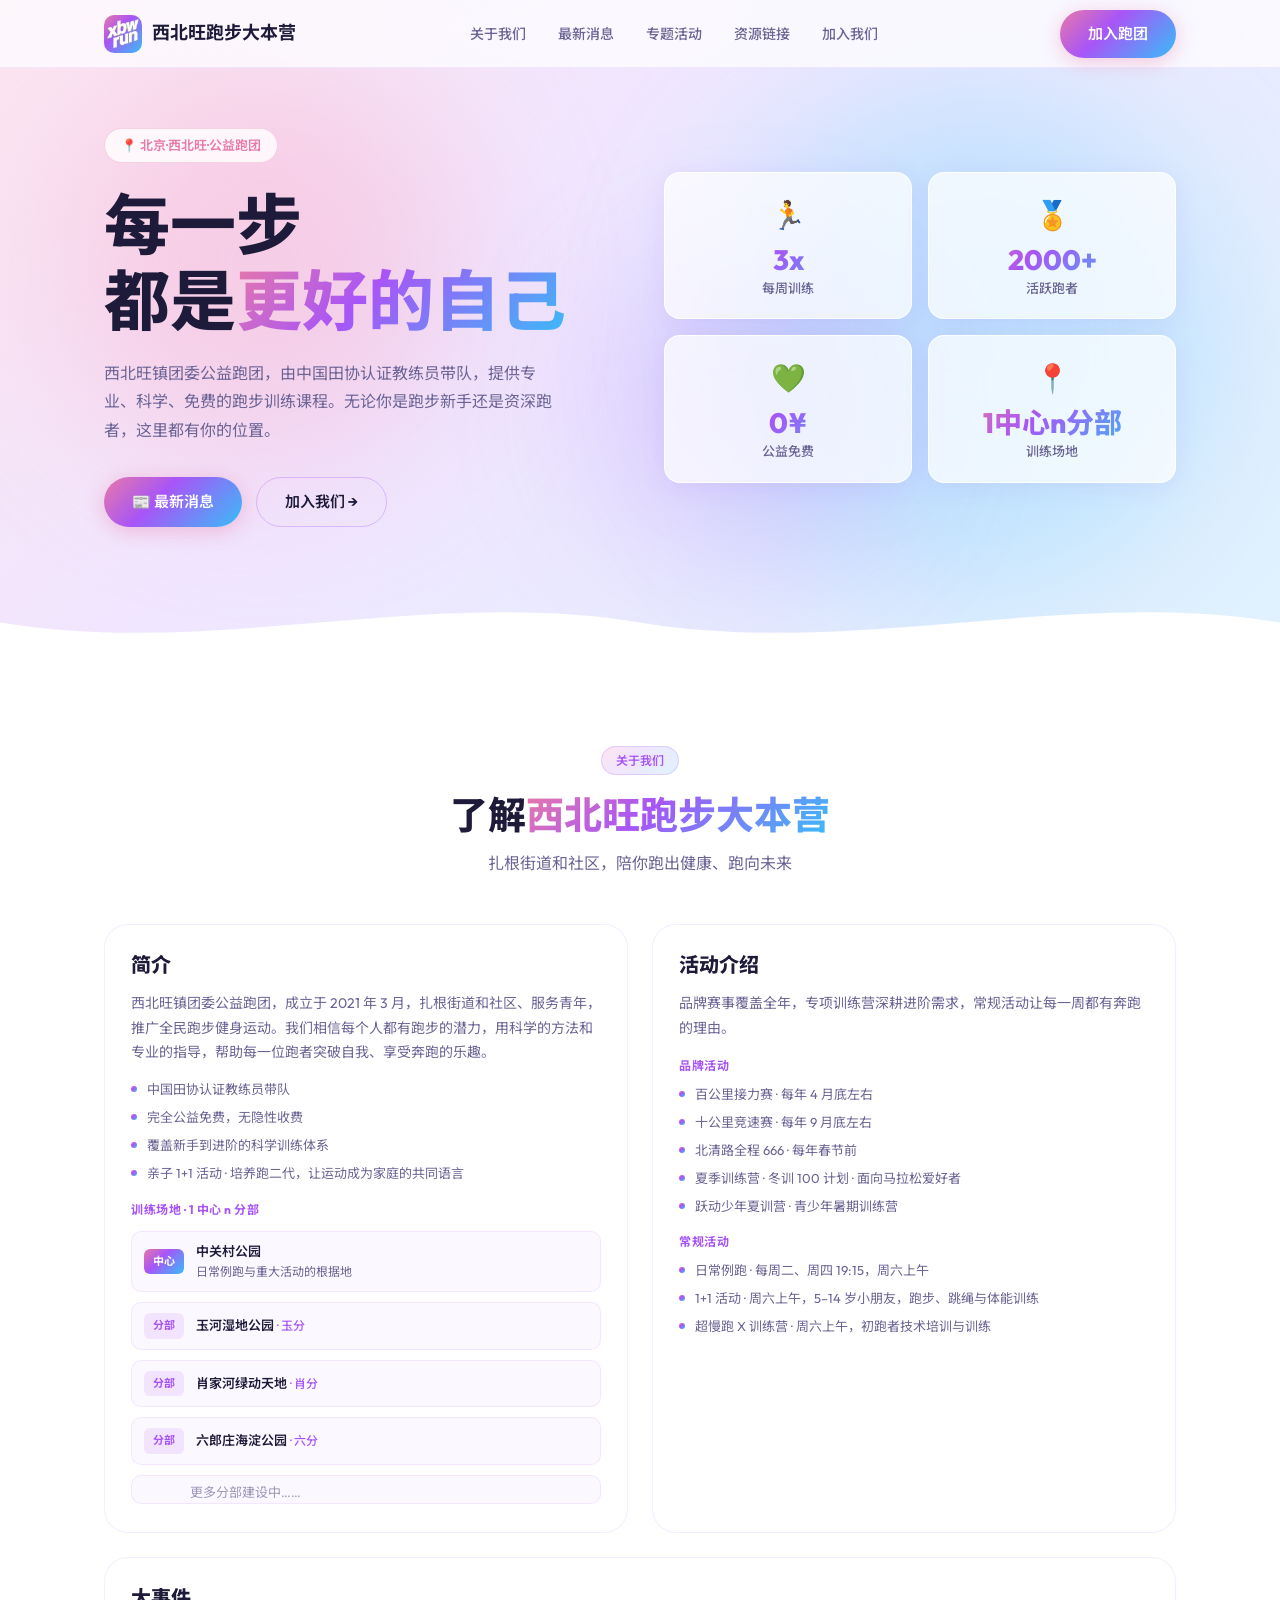
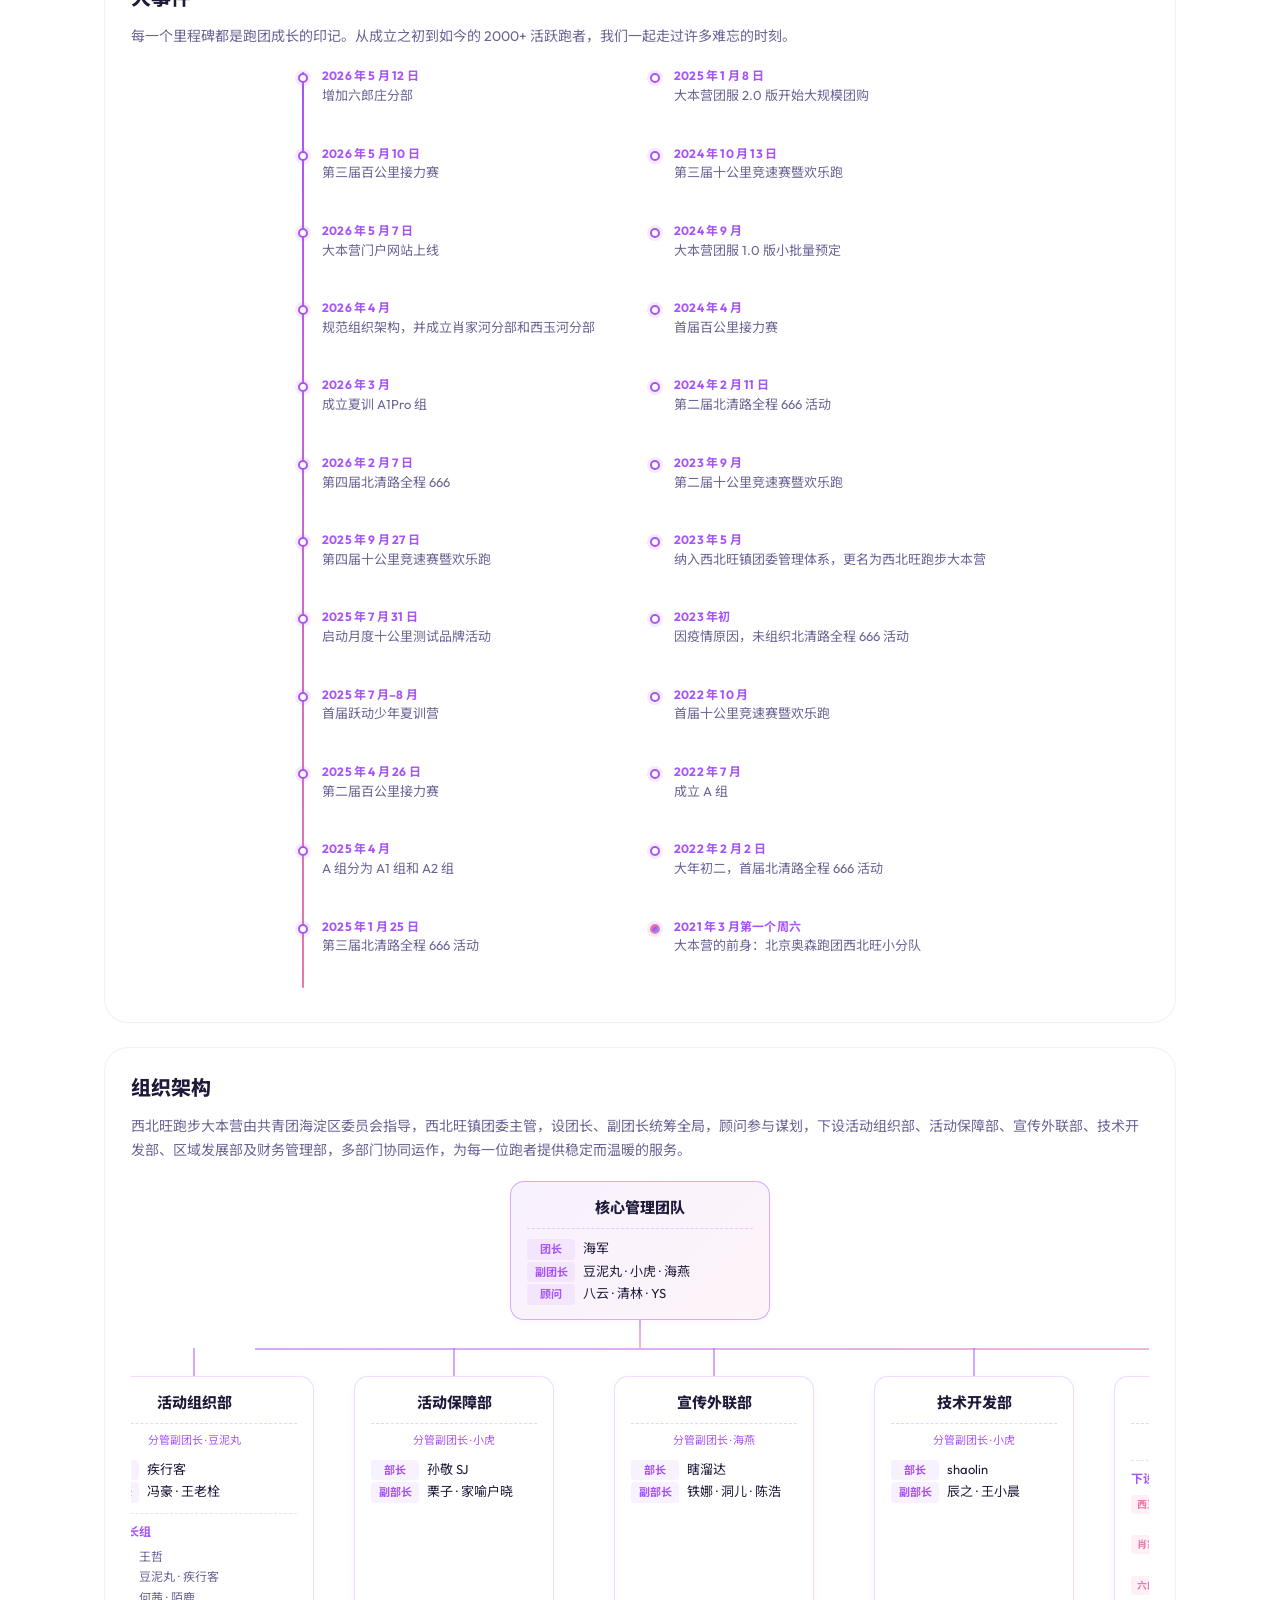
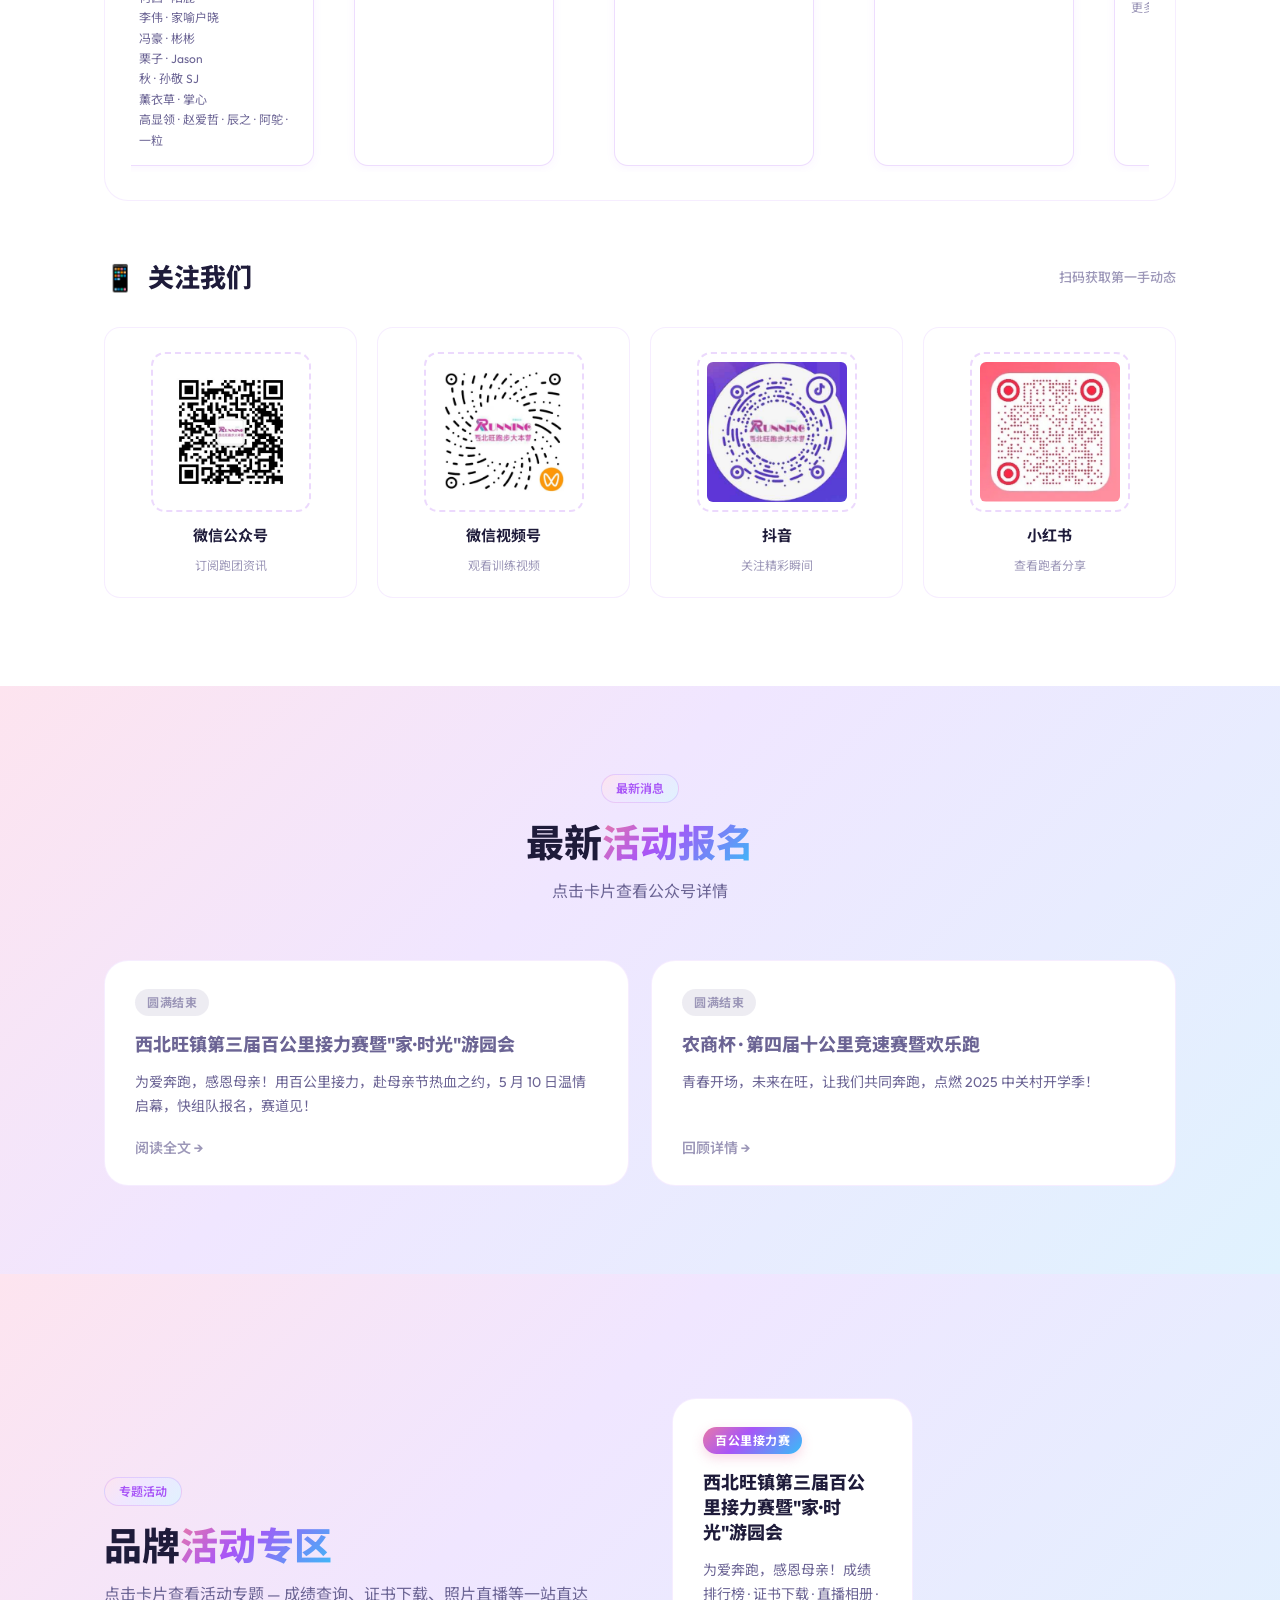
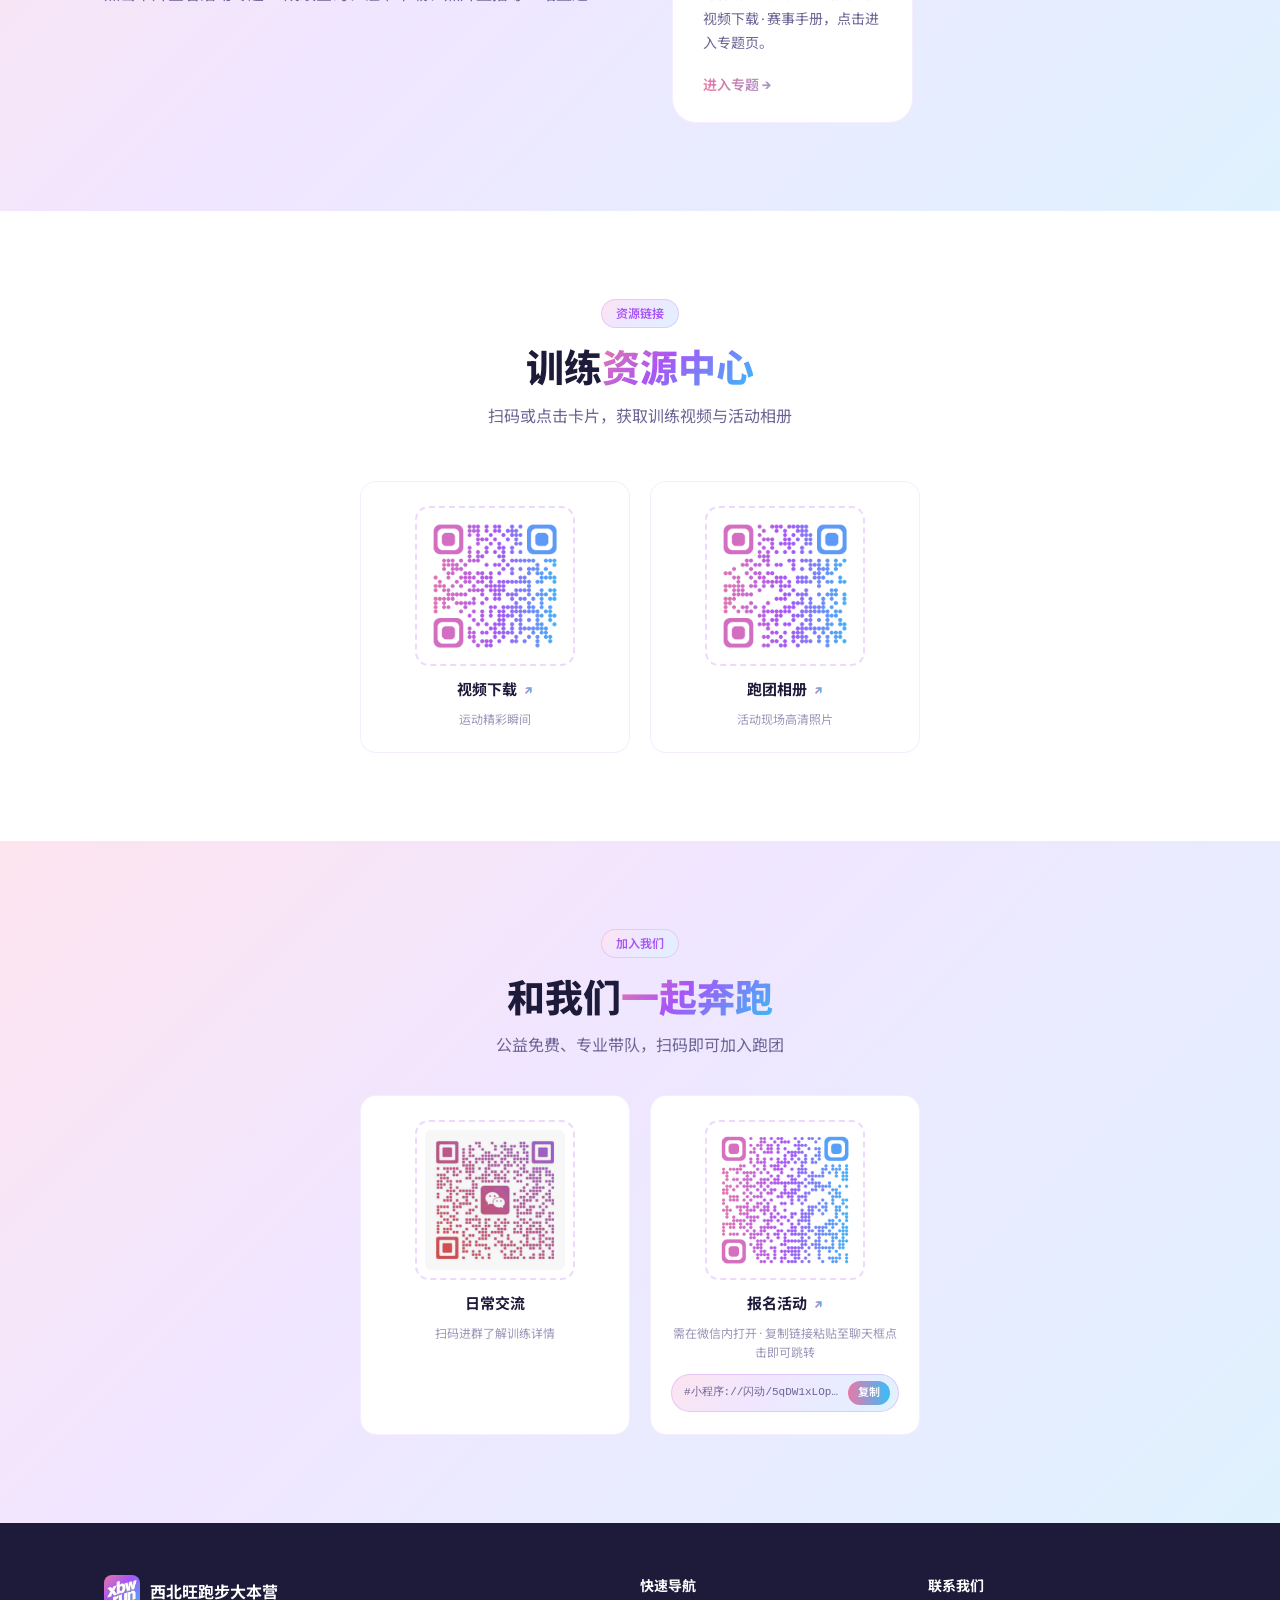
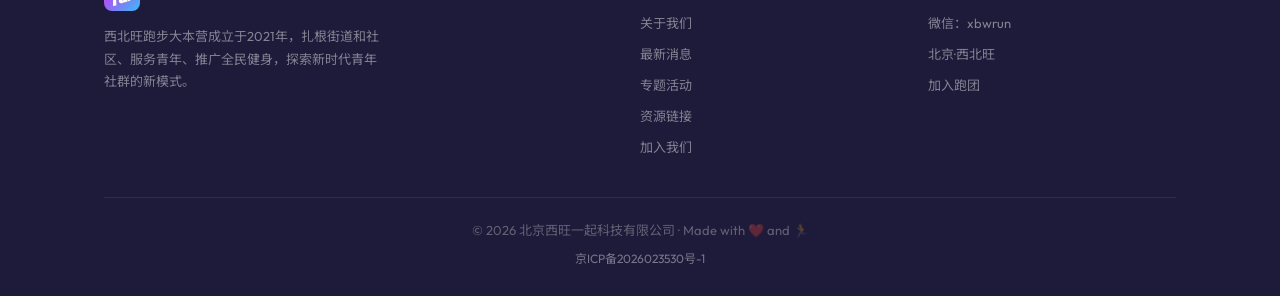
<file: index.html>
<!DOCTYPE html>
<html lang="zh-CN">
<head>
  <meta charset="UTF-8" />
  <meta name="viewport" content="width=device-width, initial-scale=1.0" />
  <!-- ===== SEO · TDK ===== -->
  <title>西北旺跑步大本营</title>
  <meta name="description" content="西北旺跑步大本营成立于 2021 年，扎根北京海淀西北旺、肖家河、西玉河社区，中国田协认证教练员带队，每周三次免费训练；下设百公里接力赛、北清路 666、十公里竞速赛、跃动少年夏训营、亲子 1+1 等品牌活动，服务 2000+ 活跃跑者，欢迎新手与进阶跑者免费加入。" />
  <meta name="keywords" content="西北旺跑步大本营,西北旺跑团,北京跑团,海淀跑团,西北旺镇团委公益跑团,肖家河跑团,西玉河跑团,中关村跑团,北京奥森跑团,百公里接力赛,北清路666,十公里竞速赛,跃动少年夏训营,亲子跑,公益跑团,马拉松训练,跑步训练营,田协认证教练" />
  <meta name="author" content="西北旺跑步大本营 · 西北旺镇团委" />
  <meta name="robots" content="index,follow,max-image-preview:large" />
  <meta name="theme-color" content="#A855F7" />
  <link rel="canonical" href="https://xbwrc.github.io/" />

  <!-- Open Graph -->
  <meta property="og:type" content="website" />
  <meta property="og:site_name" content="西北旺跑步大本营" />
  <meta property="og:title" content="西北旺跑步大本营" />
  <meta property="og:description" content="扎根北京海淀西北旺，中国田协认证教练带队，每周三次免费训练，百公里接力赛 · 北清路 666 · 十公里竞速赛 · 跃动少年夏训营 · 亲子 1+1，2000+ 跑者共同成长。" />
  <meta property="og:url" content="https://xbwrc.github.io/" />
  <meta property="og:locale" content="zh_CN" />
  <meta property="og:image" content="https://xbwrc.github.io/assets/og-cover.png" />

  <!-- Twitter Card -->
  <meta name="twitter:card" content="summary_large_image" />
  <meta name="twitter:title" content="西北旺跑步大本营" />
  <meta name="twitter:description" content="扎根北京海淀西北旺，中国田协认证教练带队，每周三次免费训练，2000+ 跑者共同成长。" />
  <meta name="twitter:image" content="https://xbwrc.github.io/assets/og-cover.png" />
  <meta name="msvalidate.01" content="240E2BE3811215003AC7072A90501E46" />
  <meta name="google-site-verification" content="9wlFNcrV9Bj751ah0SZFw4ksBKZ5Ef-ICJd8kZv7Rxg" />

  <!-- 结构化数据：SportsTeam -->
  <script type="application/ld+json">
  {
    "@context": "https://schema.org",
    "@type": "SportsTeam",
    "name": "西北旺跑步大本营",
    "alternateName": ["西北旺跑团", "西北旺镇团委公益跑团"],
    "sport": "Running",
    "url": "https://xbwrc.github.io/",
    "logo": "https://xbwrc.github.io/assets/og-cover.png",
    "foundingDate": "2021-03",
    "areaServed": {
      "@type": "Place",
      "name": "北京市海淀区西北旺镇",
      "address": {
        "@type": "PostalAddress",
        "addressCountry": "CN",
        "addressRegion": "北京市",
        "addressLocality": "海淀区西北旺镇"
      }
    },
    "parentOrganization": {
      "@type": "Organization",
      "name": "西北旺镇团委"
    },
    "description": "扎根北京海淀西北旺、肖家河、西玉河社区，田协认证教练员带队，每周三次免费训练，涵盖百公里接力赛、北清路 666、十公里竞速赛、跃动少年夏训营、亲子 1+1 等品牌活动。"
  }
  </script>
  <!-- ===== /SEO ===== -->
  <link rel="icon" type="image/png" href="assets/logo.png" />
  <link rel="apple-touch-icon" href="assets/logo.png" />
  <link rel="preconnect" href="https://fonts.googleapis.com" />
  <link rel="preconnect" href="https://fonts.gstatic.com" crossorigin />
  <link href="https://fonts.googleapis.com/css2?family=Outfit:wght@300;400;500;600;700;800&family=Noto+Sans+SC:wght@300;400;500;700&display=swap" rel="stylesheet" />
  <style>
    /* ===== CSS VARIABLES ===== */
    :root {
      --pink: #E879A8;
      --pink-light: #F9A8C9;
      --pink-soft: #FDE4EF;
      --blue: #38BDF8;
      --blue-deep: #0EA5E9;
      --blue-light: #7DD3FC;
      --blue-soft: #E0F2FE;
      --purple: #A855F7;
      --white: #FFFFFF;
      --bg: #FDFCFF;
      --text: #1E1B3A;
      --text-light: #6B6494;
      --text-muted: #9C97B8;
      --gradient: linear-gradient(135deg, var(--pink) 0%, var(--purple) 40%, var(--blue) 100%);
      --gradient-soft: linear-gradient(135deg, var(--pink-soft) 0%, #F0E6FF 40%, var(--blue-soft) 100%);
      --gradient-h: linear-gradient(90deg, var(--pink) 0%, var(--blue) 100%);
      --radius: 16px;
      --radius-sm: 10px;
      --radius-lg: 24px;
      --shadow: 0 4px 24px rgba(168,85,247,0.10);
      --shadow-lg: 0 8px 40px rgba(168,85,247,0.18);
      --glass: rgba(255,255,255,0.72);
      --glass-border: rgba(255,255,255,0.9);
      --nav-h: 68px;
    }
    /* ===== RESET ===== */
    *, *::before, *::after { box-sizing: border-box; margin: 0; padding: 0; }
    html { scroll-behavior: smooth; overflow-x: hidden; }
    body {
      font-family: 'Outfit', 'Noto Sans SC', sans-serif;
      background: var(--bg); color: var(--text);
      line-height: 1.6; overflow-x: hidden;
      width: 100%; max-width: 100vw;
    }
    a { text-decoration: none; color: inherit; }
    /* ===== UTILITIES ===== */
    .container { max-width: 1120px; margin: 0 auto; padding: 0 24px; }
    .gradient-text {
      background: var(--gradient);
      -webkit-background-clip: text; -webkit-text-fill-color: transparent; background-clip: text;
    }
    .glass-card {
      background: var(--glass); border: 1px solid var(--glass-border);
      backdrop-filter: blur(16px); -webkit-backdrop-filter: blur(16px);
      border-radius: var(--radius); box-shadow: var(--shadow);
    }
    .btn {
      display: inline-flex; align-items: center; justify-content: center;
      gap: 8px; padding: 12px 28px; border-radius: 50px;
      font-family: 'Outfit', 'Noto Sans SC', sans-serif;
      font-size: 15px; font-weight: 600; cursor: pointer;
      border: none; transition: all 0.25s ease;
    }
    .btn-gradient {
      background: var(--gradient); color: #fff;
      box-shadow: 0 4px 20px rgba(232,121,168,0.4);
    }
    .btn-gradient:hover { transform: translateY(-2px); box-shadow: 0 8px 28px rgba(232,121,168,0.5); }
    .btn-outline {
      background: transparent; color: var(--text);
      border: 1.5px solid rgba(168,85,247,0.3);
    }
    .btn-outline:hover { background: rgba(168,85,247,0.06); border-color: var(--purple); }
    .section-title { font-size: clamp(26px,4vw,38px); font-weight: 800; line-height: 1.2; margin-bottom: 12px; }
    .section-subtitle { font-size: 16px; color: var(--text-light); max-width: 520px; }
    .tag-pill {
      display: inline-flex; align-items: center;
      padding: 4px 14px; border-radius: 50px; font-size: 12px; font-weight: 600;
      background: var(--gradient-soft); color: var(--purple);
      border: 1px solid rgba(168,85,247,0.2);
    }
    /* scroll reveal */
    .reveal { opacity: 0; transform: translateY(28px); transition: opacity 0.6s ease, transform 0.6s ease; }
    .reveal.visible { opacity: 1; transform: none; }
    .reveal-d1 { transition-delay: 0.1s; }
    .reveal-d2 { transition-delay: 0.2s; }
    .reveal-d3 { transition-delay: 0.3s; }
    .reveal-d4 { transition-delay: 0.4s; }
    .reveal-d5 { transition-delay: 0.5s; }

    /* ===== NAVBAR ===== */
    .navbar {
      position: fixed; top: 0; left: 0; right: 0; z-index: 100;
      height: var(--nav-h);
      background: rgba(253,252,255,0.82); backdrop-filter: blur(20px);
      -webkit-backdrop-filter: blur(20px);
      border-bottom: 1px solid rgba(168,85,247,0.1);
      transition: box-shadow 0.3s;
    }
    .navbar.scrolled { box-shadow: 0 2px 20px rgba(168,85,247,0.12); }
    .navbar .container { height: 100%; display: flex; align-items: center; justify-content: space-between; }
    .nav-logo { display: flex; align-items: center; gap: 10px; font-weight: 700; font-size: 18px; }
    .nav-logo-icon {
      width: 38px; height: 38px; border-radius: 10px;
      overflow: hidden; flex-shrink: 0;
      background: var(--gradient);
      display: flex; align-items: center; justify-content: center;
    }
    .nav-logo-icon img { width: 85%; height: 85%; object-fit: contain; display: block; }
    .nav-links { display: flex; align-items: center; gap: 4px; list-style: none; }
    .nav-links a {
      padding: 7px 14px; border-radius: 8px; font-size: 14px; font-weight: 500;
      color: var(--text-light); transition: all 0.2s;
    }
    .nav-links a:hover { background: rgba(168,85,247,0.08); color: var(--purple); }
    .nav-cta { margin-left: 8px; }
    .hamburger {
      display: none; flex-direction: column; gap: 5px;
      cursor: pointer; padding: 6px; background: none; border: none;
    }
    .hamburger span { display: block; width: 22px; height: 2px; background: var(--text); border-radius: 2px; transition: all 0.3s; }
    .mobile-menu {
      display: none; position: fixed; top: var(--nav-h); left: 0; right: 0;
      background: rgba(253,252,255,0.97); backdrop-filter: blur(20px);
      border-bottom: 1px solid rgba(168,85,247,0.1);
      padding: 16px 24px 24px; z-index: 99;
      flex-direction: column; gap: 4px;
    }
    .mobile-menu.open { display: flex; }
    .mobile-menu a { padding: 12px 16px; border-radius: 10px; font-size: 15px; font-weight: 500; color: var(--text-light); transition: all 0.2s; }
    .mobile-menu a:hover { background: rgba(168,85,247,0.08); color: var(--purple); }

    /* ===== HERO ===== */
    .hero {
      min-height: 47vh; padding: calc(var(--nav-h) + 60px) 0 0;
      position: relative; overflow: hidden;
      background: var(--gradient-soft);
    }
    .hero-orb {
      position: absolute; border-radius: 50%; filter: blur(80px);
      pointer-events: none; animation: orbFloat 8s ease-in-out infinite;
    }
    .orb-1 { width: 400px; height: 400px; background: var(--pink-light); opacity: 0.4; top: 10%; left: 5%; animation-delay: 0s; }
    .orb-2 { width: 500px; height: 500px; background: var(--blue-light); opacity: 0.4; bottom: 10%; right: 5%; animation-delay: -4s; }
    .orb-3 { width: 300px; height: 300px; background: var(--purple); opacity: 0.2; top: 40%; right: 30%; animation-delay: -2s; }
    @keyframes orbFloat {
      0%, 100% { transform: translate(0, 0); }
      33% { transform: translate(20px, -20px); }
      66% { transform: translate(-10px, 10px); }
    }
    /* ===== Hero Entrance Animations ===== */
    @keyframes fadeUp {
      from { opacity: 0; transform: translateY(24px); }
      to   { opacity: 1; transform: translateY(0); }
    }
    .hero-badge  { animation: fadeUp 0.8s ease-out 0s   both; }
    .hero-title  { animation: fadeUp 0.8s ease-out 0.1s both; }
    .hero-desc   { animation: fadeUp 0.8s ease-out 0.2s both; }
    .hero-btns   { animation: fadeUp 0.8s ease-out 0.3s both; }
    .hero-right  { animation: fadeUp 0.8s ease-out 0.4s both; }
    /* stat card hover */
    .stat-card { transition: all 0.3s; }
    .stat-card:hover { transform: translateY(-4px); box-shadow: 0 12px 40px rgba(168,85,247,0.12); background: rgba(255,255,255,0.92) !important; }
    .hero .container {
      display: grid; grid-template-columns: 1fr 1fr;
      gap: 48px; align-items: center; position: relative; z-index: 2;
    }
    .hero-badge {
      display: inline-flex; align-items: center; gap: 8px;
      padding: 6px 16px; border-radius: 50px; margin-bottom: 24px;
      background: rgba(255,255,255,0.8); border: 1px solid rgba(232,121,168,0.3);
      font-size: 13px; font-weight: 600; color: var(--pink);
      backdrop-filter: blur(8px);
      text-decoration: none; transition: all 0.25s ease;
    }
    a.hero-badge:hover { background: rgba(255,255,255,0.95); border-color: var(--pink); transform: translateY(-1px); box-shadow: 0 6px 20px rgba(232,121,168,0.2); }
    .hero-title { font-size: clamp(38px,6vw,66px); font-weight: 800; line-height: 1.15; margin-bottom: 20px; }
    .hero-desc { font-size: 16px; color: var(--text-light); line-height: 1.8; margin-bottom: 32px; max-width: 460px; }
    .hero-btns { display: flex; gap: 14px; flex-wrap: wrap; }
    .hero-stats { display: grid; grid-template-columns: 1fr 1fr; gap: 16px; }
    .stat-card { padding: 20px 22px; text-align: center; }
    .stat-icon { font-size: 28px; margin-bottom: 8px; }
    .stat-num {
      font-size: 28px; font-weight: 800; line-height: 1;
      background: var(--gradient);
      -webkit-background-clip: text; -webkit-text-fill-color: transparent; background-clip: text;
    }
    .stat-label { font-size: 13px; color: var(--text-light); margin-top: 4px; font-weight: 500; }
    .hero-wave { position: relative; margin-top: 60px; line-height: 0; }
    .hero-wave svg { width: 100%; display: block; }

    /* ===== ABOUT ===== */
    .about { padding: 88px 0; background: var(--white); }
    .about .container { display: grid; grid-template-columns: 1fr 1fr; gap: 64px; align-items: center; }
    .about-tags { display: flex; flex-wrap: wrap; gap: 8px; margin: 20px 0 24px; }
    .about-desc { font-size: 15px; color: var(--text-light); line-height: 1.85; }
    .about-features { display: grid; grid-template-columns: 1fr 1fr; gap: 14px; }
    .feature-card {
      padding: 20px; border-radius: var(--radius-sm);
      border: 1px solid rgba(168,85,247,0.1); transition: all 0.25s;
    }
    .feature-card:hover { border-color: var(--purple); box-shadow: var(--shadow); transform: translateY(-4px); }
    .feature-icon { font-size: 28px; margin-bottom: 10px; }
    .feature-title { font-size: 14px; font-weight: 700; margin-bottom: 5px; }
    .feature-desc { font-size: 13px; color: var(--text-muted); line-height: 1.6; }

    /* ===== PROGRAMS ===== */
    .programs { padding: 88px 0; background: var(--gradient-soft); }
    /* When programs section is placed on white bg, ensure cards remain visible */
    #resources .program-card {
      background: var(--gradient-soft);
      border: 1px solid rgba(168,85,247,0.08);
      backdrop-filter: none; -webkit-backdrop-filter: none;
    }
    .programs-header { text-align: center; margin-bottom: 52px; }
    .programs-header .section-subtitle { margin: 12px auto 0; }
    .programs-grid { display: grid; grid-template-columns: repeat(3,1fr); gap: 20px; }
    .program-card { padding: 28px 24px; border-radius: var(--radius); transition: all 0.3s; }
    .program-card:hover { transform: translateY(-6px); box-shadow: var(--shadow-lg); }
    .program-emoji { font-size: 36px; margin-bottom: 14px; }
    .program-name { font-size: 17px; font-weight: 700; margin-bottom: 8px; }
    .program-desc { font-size: 13px; color: var(--text-light); line-height: 1.7; }

    /* ===== SCHEDULE ===== */
    .schedule { padding: 88px 0; background: var(--white); }
    .schedule .container { display: grid; grid-template-columns: 1fr 1fr; gap: 64px; align-items: start; }
    .schedule-list { display: flex; flex-direction: column; gap: 14px; margin-top: 32px; }
    .schedule-item {
      display: flex; align-items: flex-start; gap: 16px;
      padding: 20px 22px; border-radius: var(--radius-sm);
      border: 1px solid rgba(168,85,247,0.1); transition: all 0.25s;
    }
    .schedule-item:hover { border-color: rgba(168,85,247,0.15); transform: translateX(4px); box-shadow: 0 8px 30px rgba(168,85,247,0.08); }
    .schedule-item-icon { font-size: 24px; flex-shrink: 0; margin-top: 1px; }
    .schedule-item-title { font-size: 15px; font-weight: 700; margin-bottom: 4px; }
    .schedule-item-time { font-size: 13px; color: var(--text-muted); }
    .schedule-visual {
      background: var(--gradient-soft); border-radius: var(--radius-lg);
      padding: 40px 32px; text-align: center; margin-top: 28px;
    }
    .schedule-visual-emoji { font-size: 72px; margin-bottom: 18px; display: block; }
    .schedule-visual-text { font-size: 15px; color: var(--text-light); line-height: 1.75; }

    /* ===== EVENTS / TIMELINE ===== */
    .events-section { padding: 88px 0; background: var(--gradient-soft); }
    .events-header { text-align: center; margin-bottom: 56px; }
    .events-header .section-subtitle { margin: 12px auto 0; }
    .timeline { position: relative; max-width: 720px; margin: 0 auto; padding-left: 56px; }
    .timeline::before {
      content: ''; position: absolute; left: 20px; top: 8px; bottom: 8px;
      width: 2px;
      background: linear-gradient(180deg, var(--pink), var(--purple), var(--blue));
      border-radius: 2px;
    }
    .timeline-item { position: relative; margin-bottom: 32px; }
    .timeline-dot {
      position: absolute; left: -46px; top: 10px;
      width: 32px; height: 32px; border-radius: 50%;
      background: white; border: 3px solid var(--purple);
      display: flex; align-items: center; justify-content: center;
      font-size: 14px; z-index: 1;
      box-shadow: 0 0 0 4px rgba(168,85,247,0.12);
    }
    .timeline-card { padding: 20px 24px; border-radius: var(--radius); }
    .timeline-meta { display: flex; align-items: center; gap: 10px; margin-bottom: 8px; }
    .timeline-date { font-size: 12px; color: var(--text-muted); font-weight: 600; }
    .timeline-tag { }
    .timeline-title { font-size: 16px; font-weight: 700; margin-bottom: 6px; }
    .timeline-desc { font-size: 14px; color: var(--text-light); line-height: 1.65; }

    /* ===== ACTIVITIES ===== */
    .activities-section { padding: 88px 0; background: var(--white); }
    .activities-header { text-align: center; margin-bottom: 52px; }
    .activities-header .section-subtitle { margin: 12px auto 0; }
    .activities-grid { display: grid; grid-template-columns: repeat(3,1fr); gap: 20px; }
    .activity-card {
      padding: 24px; border-radius: var(--radius);
      background: var(--white);
      border: 1px solid rgba(168,85,247,0.1); transition: all 0.25s;
    }
    .activity-card:hover { border-color: var(--purple); box-shadow: var(--shadow); transform: translateY(-3px); }
    .activity-emoji { font-size: 32px; margin-bottom: 12px; }
    .activity-date { font-size: 12px; color: var(--text-muted); font-weight: 600; margin-bottom: 6px; }
    .activity-title { font-size: 16px; font-weight: 700; margin-bottom: 8px; }
    .activity-desc { font-size: 13px; color: var(--text-light); line-height: 1.65; }

    /* ===== JOIN ===== */
    .join-section { padding: 88px 0; background: var(--gradient-soft); }
    .join-card { max-width: 680px; margin: 0 auto; padding: 52px 44px; text-align: center; border-radius: var(--radius-lg); }
    .join-badge { margin-bottom: 20px; }
    .join-title { font-size: clamp(24px,4vw,34px); font-weight: 800; margin-bottom: 12px; }
    .join-desc { font-size: 15px; color: var(--text-light); margin-bottom: 40px; line-height: 1.7; }
    .join-steps { display: flex; justify-content: center; align-items: flex-start; gap: 0; margin-bottom: 40px; }
    .join-step { display: flex; flex-direction: column; align-items: center; gap: 10px; padding: 0 20px; }
    .join-step-num {
      width: 38px; height: 38px; border-radius: 50%;
      background: var(--gradient);
      display: flex; align-items: center; justify-content: center;
      color: white; font-size: 15px; font-weight: 700;
      box-shadow: 0 4px 12px rgba(168,85,247,0.3);
    }
    .join-step-text { font-size: 13px; font-weight: 600; color: var(--text); text-align: center; max-width: 80px; line-height: 1.4; }
    .join-arrow { font-size: 22px; color: var(--text-muted); padding: 0 4px; margin-top: 10px; }
    .join-wechat-label { font-size: 13px; color: var(--text-muted); font-weight: 500; margin-bottom: 8px; }
    .join-wechat {
      font-size: 32px; font-weight: 800; margin-bottom: 32px;
      background: var(--gradient-h);
      -webkit-background-clip: text; -webkit-text-fill-color: transparent; background-clip: text;
    }

    /* ===== SUBSECTION (shared for merged sections) ===== */
    .subsection-header { display: flex; align-items: center; gap: 12px; margin: 56px 0 28px; }
    .subsection-header:first-of-type { margin-top: 12px; }
    .subsection-header .subsection-emoji { font-size: 26px; }
    .subsection-header .subsection-title {
      font-size: clamp(20px,3vw,26px); font-weight: 800; line-height: 1.2;
    }
    .subsection-header .subsection-sub {
      font-size: 13px; color: var(--text-muted); margin-left: auto; font-weight: 500;
    }

    /* ===== LINK CARDS (resource links) ===== */
    .links-grid { display: grid; grid-template-columns: repeat(4,1fr); gap: 16px; }
    .link-card {
      display: flex; align-items: center; gap: 14px;
      padding: 20px 22px; border-radius: var(--radius);
      background: var(--gradient-soft);
      border: 1px solid rgba(168,85,247,0.12);
      transition: all 0.25s;
    }
    .link-card:hover { border-color: var(--purple); transform: translateY(-3px); box-shadow: var(--shadow); }
    .link-card-icon {
      width: 42px; height: 42px; border-radius: 12px;
      background: var(--white);
      display: flex; align-items: center; justify-content: center;
      font-size: 20px; flex-shrink: 0;
      box-shadow: 0 2px 8px rgba(168,85,247,0.1);
    }
    .link-card-title { font-size: 14px; font-weight: 700; margin-bottom: 2px; }
    .link-card-desc { font-size: 12px; color: var(--text-muted); line-height: 1.5; }

    /* ===== INFO CARDS (图文) ===== */
    .info-grid { display: grid; grid-template-columns: repeat(2,1fr); gap: 24px; }
    .info-card {
      border-radius: var(--radius-lg); overflow: hidden;
      background: var(--white);
      border: 1px solid rgba(168,85,247,0.1);
      transition: all 0.3s;
      display: flex; flex-direction: column;
    }
    .info-card:hover { transform: translateY(-4px); box-shadow: var(--shadow-lg); border-color: rgba(168,85,247,0.25); }
    .info-card-body { padding: 24px 26px 28px; flex: 1; display: flex; flex-direction: column; }
    .info-card-title { font-size: 20px; font-weight: 800; margin-bottom: 10px; }
    .info-card-desc { font-size: 14px; color: var(--text-light); line-height: 1.75; }
    .info-card-list { margin-top: 14px; display: flex; flex-direction: column; gap: 8px; }
    .info-card-list-group {
      margin-top: 16px; margin-bottom: 2px;
      font-size: 12px; font-weight: 700; letter-spacing: 0.5px;
      color: var(--purple); text-transform: none;
    }
    .info-card-list-group:first-of-type { margin-top: 14px; }
    .info-card-list-group + .info-card-list { margin-top: 6px; }
    .info-card-list-item {
      display: flex; gap: 10px; font-size: 13px; color: var(--text-light); line-height: 1.55;
    }
    .info-card-list-item::before {
      content: ''; flex-shrink: 0; width: 6px; height: 6px; margin-top: 7px; border-radius: 50%;
      background: var(--gradient);
    }
    /* 让"大事件""组织架构"这类内容较多的卡片占满整行 */
    .info-card-wide { grid-column: 1 / -1; }
    /* 训练场地 · 1 中心 n 分部 */
    .venues-list { margin-top: 10px; display: flex; flex-direction: column; gap: 10px; }
    .venue-item {
      display: flex; align-items: center; gap: 12px;
      padding: 10px 12px; border-radius: 10px;
      background: rgba(168, 85, 247, 0.04);
      border: 1px solid rgba(168, 85, 247, 0.1);
    }
    .venue-badge {
      flex-shrink: 0; min-width: 40px; padding: 4px 8px;
      border-radius: 6px; font-size: 11px; font-weight: 700; text-align: center;
      color: var(--purple); background: rgba(168, 85, 247, 0.12);
      letter-spacing: 0.5px;
    }
    .venue-badge-main { color: #fff; background: var(--gradient); }
    .venue-text { min-width: 0; line-height: 1.5; }
    .venue-name { font-size: 13px; font-weight: 600; color: var(--text); }
    .venue-alias { color: var(--purple); font-weight: 500; font-size: 12px; }
    .venue-sub { font-size: 12px; color: var(--text-light); margin-top: 2px; }
    /* 大事件时间线 */
    .timeline {
      position: relative; margin-top: 18px;
      padding-left: 28px;
      columns: 2; column-gap: 40px;
    }
    .timeline::before {
      content: ''; position: absolute;
      left: 8px; top: 6px; bottom: 6px; width: 2px;
      background: linear-gradient(180deg, var(--purple), var(--pink));
      border-radius: 2px;
    }
    .timeline-item {
      position: relative; padding: 2px 0 6px;
      break-inside: avoid; -webkit-column-break-inside: avoid;
    }
    .timeline-item::before {
      content: ''; position: absolute;
      left: -24px; top: 7px;
      width: 10px; height: 10px; border-radius: 50%;
      background: var(--white); border: 2px solid var(--purple);
      box-shadow: 0 0 0 3px rgba(168,85,247,0.12);
      transition: all 0.25s ease;
    }
    .timeline-item:hover::before {
      background: var(--purple); border-color: var(--pink);
      box-shadow: 0 0 0 4px rgba(232,121,168,0.18);
    }
    .timeline-item-origin::before { background: var(--gradient); border-color: var(--pink); }
    .timeline-date { font-size: 12px; font-weight: 700; color: var(--purple); letter-spacing: 0.2px; line-height: 1.4; }
    .timeline-text { font-size: 13px; color: var(--text-light); line-height: 1.5; margin-top: 1px; }
    /* 组织架构 · 树形结构 */
    .org-tree { margin-top: 18px; }
    .org-root-wrap { display: flex; justify-content: center; }
    .org-node {
      background: var(--white);
      border: 1px solid rgba(168,85,247,0.2);
      border-radius: 14px;
      padding: 14px 16px;
      min-width: 200px; max-width: 260px;
      box-shadow: 0 2px 10px rgba(168,85,247,0.06);
      transition: all 0.25s ease;
    }
    .org-node:hover {
      border-color: rgba(168,85,247,0.45);
      box-shadow: 0 6px 20px rgba(168,85,247,0.15);
      transform: translateY(-2px);
    }
    .org-node-root {
      min-width: 260px; max-width: 360px;
      background: linear-gradient(135deg, rgba(168,85,247,0.08), rgba(232,121,168,0.08));
      border-color: rgba(168,85,247,0.45);
    }
    .org-node-title {
      font-size: 15px; font-weight: 800; color: var(--text);
      margin-bottom: 8px; padding-bottom: 8px;
      border-bottom: 1px dashed rgba(168,85,247,0.25);
      text-align: center;
    }
    .org-node-sub { font-size: 11px; color: var(--purple); margin-bottom: 8px; text-align: center; }
    .org-node-row {
      font-size: 13px; color: var(--text); line-height: 1.7;
      display: flex; gap: 8px; align-items: baseline;
    }
    .org-role {
      flex-shrink: 0; min-width: 48px;
      font-size: 11px; font-weight: 700; color: var(--purple);
      background: rgba(168,85,247,0.08); border-radius: 4px;
      padding: 1px 6px; text-align: center;
    }
    .org-sub-title {
      margin-top: 10px; padding-top: 8px;
      border-top: 1px dashed rgba(168,85,247,0.2);
      font-size: 12px; font-weight: 700; color: var(--purple);
    }
    .org-sub-list { list-style: none; padding: 0; margin: 6px 0 0; }
    .org-sub-list li {
      font-size: 12px; color: var(--text-light);
      line-height: 1.7;
      display: flex; gap: 8px; align-items: baseline;
    }
    .org-tag {
      flex-shrink: 0; min-width: 40px;
      font-size: 10px; font-weight: 700; color: var(--pink);
      background: rgba(232,121,168,0.1); border-radius: 4px;
      padding: 1px 6px; text-align: center;
    }
    /* 连接线 */
    .org-vline {
      width: 2px; height: 28px; margin: 0 auto;
      background: linear-gradient(180deg, var(--purple), var(--pink));
      opacity: 0.5;
    }
    .org-branches-wrap {
      overflow-x: auto; padding: 0 4px 6px;
      scrollbar-width: thin;
      -webkit-overflow-scrolling: touch;
    }
    .org-branches-wrap::-webkit-scrollbar {
      height: 6px;
    }
    .org-branches-wrap::-webkit-scrollbar-track {
      background: rgba(168,85,247,0.06); border-radius: 3px;
    }
    .org-branches-wrap::-webkit-scrollbar-thumb {
      background: rgba(168,85,247,0.3); border-radius: 3px;
    }
    .org-branches-wrap::-webkit-scrollbar-thumb:hover {
      background: rgba(168,85,247,0.5);
    }
    .org-branches {
      display: flex;
      gap: 20px;
      position: relative;
      padding-top: 28px;
      min-width: max-content;
      justify-content: center;
      margin: 0 auto;
    }
    /* 顶部横向主干：跨越第一个与最后一个分支中心 */
    .org-branches::before {
      content: ''; position: absolute;
      top: 0; left: 120px; right: 120px;
      height: 2px;
      background: linear-gradient(90deg, var(--purple), var(--pink));
      opacity: 0.5;
    }
    /* 每个分支从顶部向上的小竖线 */
    .org-branch {
      position: relative;
      display: flex; justify-content: center;
      flex: 0 0 240px;
    }
    .org-branch::before {
      content: ''; position: absolute;
      top: -28px; left: 50%;
      width: 2px; height: 28px;
      background: var(--purple); opacity: 0.5;
      transform: translateX(-1px);
    }

    /* ===== QR CARDS ===== */
    .qr-grid { display: grid; grid-template-columns: repeat(4,1fr); gap: 20px; }
    .qr-grid > * { min-width: 0; }
    .qr-grid.cols-2 { grid-template-columns: repeat(2,1fr); max-width: 560px; margin: 0 auto; }
    .qr-card {
      padding: 24px 20px 22px; border-radius: var(--radius);
      background: var(--white);
      border: 1px solid rgba(168,85,247,0.1);
      text-align: center; transition: all 0.25s;
      display: flex; flex-direction: column; align-items: center; gap: 12px;
      min-width: 0; overflow: hidden;
    }
    .qr-card:hover { transform: translateY(-4px); box-shadow: var(--shadow); border-color: rgba(168,85,247,0.25); }
    a.qr-card-link { color: inherit; text-decoration: none; cursor: pointer; }
    a.qr-card-link:hover { border-color: var(--purple); box-shadow: var(--shadow-lg); }
    a.qr-card-link:hover .qr-link-arrow { transform: translate(2px,-2px); }
    .qr-link-arrow {
      display: inline-block; margin-left: 4px; font-size: 13px; font-weight: 700;
      background: var(--gradient-h);
      -webkit-background-clip: text; -webkit-text-fill-color: transparent; background-clip: text;
      transition: transform 0.2s ease;
    }
    .qr-frame {
      width: 160px; height: 160px; padding: 8px;
      border-radius: 14px; background: #fff;
      border: 2px dashed rgba(168,85,247,0.22);
      position: relative;
      display: flex; align-items: center; justify-content: center;
    }
    .qr-frame::before {
      content: '二维码待上传';
      position: absolute; font-size: 12px; color: var(--text-muted); letter-spacing: 1px;
    }
    .qr-frame img {
      width: 100%; height: 100%; object-fit: contain;
      position: relative; z-index: 1; background: #fff; border-radius: 6px;
    }
    .qr-title { font-size: 15px; font-weight: 700; }
    .qr-title-link { color: inherit; text-decoration: none; transition: color 0.2s ease; }
    .qr-title-link:hover { color: var(--purple); }
    .qr-title-link:hover .qr-link-arrow { transform: translate(2px,-2px); }
    .qr-frame-link { cursor: pointer; display: inline-flex; }
    .qr-frame-link:hover { border-color: var(--purple); }
    .qr-desc { font-size: 12px; color: var(--text-muted); margin-top: -4px; }
    .copy-chip {
      display: inline-flex; align-items: center; gap: 8px;
      max-width: 100%; width: auto;
      padding: 6px 8px 6px 12px;
      border-radius: 999px;
      border: 1px solid rgba(168,85,247,0.22);
      background: var(--gradient-soft);
      font: inherit; color: var(--text); cursor: pointer;
      transition: all 0.2s;
      -webkit-tap-highlight-color: transparent;
    }
    .copy-chip:hover { border-color: rgba(168,85,247,0.5); transform: translateY(-1px); }
    .copy-chip:active { transform: translateY(0); }
    .copy-chip-text {
      font-size: 11px; font-family: ui-monospace, Menlo, Consolas, monospace;
      min-width: 0; flex: 1 1 auto;
      overflow: hidden; text-overflow: ellipsis; white-space: nowrap;
      color: var(--text-light);
    }
    .copy-chip-icon {
      font-size: 11px; font-weight: 600;
      padding: 3px 10px; border-radius: 999px;
      background: var(--gradient-h); color: #fff;
      flex-shrink: 0;
    }
    .copy-chip.copied .copy-chip-icon { background: #10B981; }
    @media (max-width: 480px) {
      .copy-chip {
        width: 100%;
        flex-direction: column;
        align-items: stretch;
        gap: 6px;
        padding: 8px 10px 10px;
        border-radius: 12px;
      }
      .copy-chip-text {
        font-size: 11.5px;
        white-space: normal;
        word-break: break-all;
        text-align: center;
        line-height: 1.4;
        color: var(--text);
      }
      .copy-chip-icon {
        align-self: center;
        padding: 5px 16px;
      }
    }

    /* ===== NEWS CARDS ===== */
    .news-grid { display: grid; grid-template-columns: repeat(2,1fr); gap: 22px; }
    .news-card {
      display: flex; flex-direction: column;
      padding: 28px 30px 26px; border-radius: var(--radius-lg);
      background: var(--white);
      border: 1px solid rgba(168,85,247,0.1);
      transition: all 0.3s; color: inherit;
    }
    .news-card:hover {
      transform: translateY(-5px);
      box-shadow: var(--shadow-lg);
      border-color: rgba(168,85,247,0.3);
    }
    .news-card-tag {
      display: inline-flex; align-self: flex-start;
      padding: 4px 12px; border-radius: 50px;
      font-size: 12px; font-weight: 700; letter-spacing: 0.5px;
      background: var(--gradient); color: #fff;
      margin-bottom: 16px;
      box-shadow: 0 4px 12px rgba(232,121,168,0.3);
    }
    .news-card-title {
      font-size: 18px; font-weight: 800; line-height: 1.4;
      margin-bottom: 12px; color: var(--text);
    }
    .news-card-desc {
      font-size: 14px; color: var(--text-light); line-height: 1.75;
      flex: 1; margin-bottom: 18px;
    }
    .news-card-link {
      font-size: 14px; font-weight: 600;
      background: var(--gradient-h);
      -webkit-background-clip: text; -webkit-text-fill-color: transparent; background-clip: text;
      transition: all 0.2s;
    }
    .news-card:hover .news-card-link { letter-spacing: 0.5px; }
    /* 活动已结束：灰化标签，保留跳转 */
    .news-card.is-ended .news-card-tag {
      background: rgba(156,151,184,0.18); color: var(--text-muted);
      box-shadow: none;
    }
    .news-card.is-ended .news-card-title { color: var(--text-light); }
    .news-card.is-ended .news-card-link {
      background: none; color: var(--text-muted);
      -webkit-text-fill-color: var(--text-muted);
    }

    /* ===== FOOTER ===== */
    footer { background: var(--text); color: rgba(255,255,255,0.6); padding: 52px 0 28px; }
    .footer-inner { display: grid; grid-template-columns: 2fr 1fr 1fr; gap: 40px; margin-bottom: 40px; }
    .footer-logo { display: flex; align-items: center; gap: 10px; margin-bottom: 14px; }
    .footer-logo-icon {
      width: 36px; height: 36px; border-radius: 8px; background: var(--gradient);
      overflow: hidden; flex-shrink: 0;
      display: flex; align-items: center; justify-content: center;
    }
    .footer-logo-icon img { width: 85%; height: 85%; object-fit: contain; display: block; }
    .footer-logo-name { font-size: 16px; font-weight: 700; color: white; }
    .footer-brand-desc { font-size: 13px; line-height: 1.75; color: rgba(255,255,255,0.45); max-width: 280px; }
    .footer-col-title { font-size: 14px; font-weight: 700; color: white; margin-bottom: 16px; }
    .footer-links { display: flex; flex-direction: column; gap: 10px; }
    .footer-links a { font-size: 13px; color: rgba(255,255,255,0.45); transition: color 0.2s; }
    .footer-links a:hover { color: var(--pink-light); }
    .footer-bottom { border-top: 1px solid rgba(255,255,255,0.08); padding-top: 22px; text-align: center; font-size: 13px; color: rgba(255,255,255,0.3); }
    .footer-beian { margin-top: 8px; font-size: 12px; }
    .footer-beian a { color: rgba(255,255,255,0.4); text-decoration: none; transition: color 0.2s; }
    .footer-beian a:hover { color: var(--pink-light); }

    /* ===== RESPONSIVE ===== */
    @media (max-width: 1024px) {
      .container { padding: 0 20px; }
      .about, .programs, .schedule, .events-section, .activities-section, .join-section { padding: 72px 0; }
    }
    @media (max-width: 768px) {
      .container { padding: 0 18px; }
      .nav-links, .nav-cta { display: none; }
      .hamburger { display: flex; }
      .nav-logo { font-size: 16px; gap: 8px; min-width: 0; }
      .nav-logo span { overflow: hidden; text-overflow: ellipsis; white-space: nowrap; }
      .nav-logo-icon { width: 34px; height: 34px; }

      .hero { padding-top: calc(var(--nav-h) + 40px); }
      .hero .container { grid-template-columns: 1fr; text-align: center; gap: 36px; }
      .hero-desc { margin-left: auto; margin-right: auto; }
      .hero-btns { justify-content: center; }
      .hero-stats { grid-template-columns: 1fr 1fr; gap: 12px; }
      .stat-card { padding: 16px 14px; }
      .stat-num { font-size: 24px; }
      .orb-1 { width: 260px; height: 260px; }
      .orb-2 { width: 320px; height: 320px; }
      .orb-3 { width: 200px; height: 200px; }
      .hero-wave { margin-top: 40px; }

      .about, .programs, .schedule, .events-section, .activities-section, .join-section { padding: 56px 0; }
      .about .container { grid-template-columns: 1fr; gap: 32px; }
      .about-features { grid-template-columns: 1fr 1fr; }
      .programs-grid { grid-template-columns: 1fr 1fr; gap: 14px; }
      .program-card { padding: 22px 18px; }
      .programs-header, .events-header, .activities-header { margin-bottom: 36px; }

      .schedule .container { grid-template-columns: 1fr; gap: 0; }
      .schedule-visual { padding: 32px 24px; margin-top: 24px; }
      .schedule-visual-emoji { font-size: 56px; }

      .timeline { padding-left: 42px; }
      .timeline::before { left: 14px; }
      .timeline-dot { left: -34px; width: 28px; height: 28px; font-size: 12px; }
      .timeline-card { padding: 16px 18px; }

      .activities-grid { grid-template-columns: 1fr 1fr; gap: 14px; }
      .activity-card { padding: 20px 18px; }

      .links-grid { grid-template-columns: 1fr 1fr; }
      .info-grid { grid-template-columns: 1fr; gap: 18px; }
      .info-card-body { padding: 22px 20px 24px; }
      .info-card-title { font-size: 18px; }
      .timeline { columns: 1; padding-left: 24px; }
      .timeline-item::before { left: -20px; }
      /* 组织架构树形 · 移动端：单列纵向 + 左侧竖向主干 */
      .org-branches-wrap { overflow-x: visible; -webkit-overflow-scrolling: touch; }
      .org-branches {
        flex-direction: column;
        gap: 18px;
        padding-top: 0;
        padding-left: 22px;
        min-width: 0;
      }
      .org-branches::before {
        top: 0; bottom: 0; left: 9px; right: auto;
        width: 2px; height: auto;
        background: linear-gradient(180deg, var(--purple), var(--pink));
      }
      .org-branch {
        justify-content: flex-start;
        flex: 1 1 auto;
      }
      .org-branch::before {
        top: 28px; left: -13px;
        width: 13px; height: 2px;
        transform: none;
      }
      .org-node { max-width: 100%; width: 100%; }

      .qr-grid { grid-template-columns: repeat(2,1fr); gap: 16px; }
      .qr-grid.cols-2 { max-width: 100%; }
      .qr-frame { width: 140px; height: 140px; }

      .news-grid { grid-template-columns: 1fr; gap: 16px; }
      .news-card { padding: 24px 22px 22px; }
      .news-card-title { font-size: 17px; }

      .subsection-header { margin: 36px 0 18px; flex-wrap: wrap; gap: 10px; }
      .subsection-header .subsection-sub { margin-left: 0; width: 100%; }

      .join-card { padding: 36px 20px; }
      .join-title { font-size: 24px; }
      .join-wechat { font-size: 26px; margin-bottom: 24px; }

      footer { padding: 44px 0 24px; }
      .footer-inner { grid-template-columns: 1fr 1fr; gap: 28px 20px; margin-bottom: 32px; }
      .footer-inner > div:first-child { grid-column: 1 / -1; }
      .footer-brand-desc { max-width: 100%; }
    }
    @media (max-width: 480px) {
      .container { padding: 0 16px; }
      .about, .programs, .schedule, .events-section, .activities-section, .join-section { padding: 48px 0; }

      .hero-title { line-height: 1.2; }
      .hero-btns .btn { padding: 11px 22px; font-size: 14px; }
      .hero-stats { gap: 10px; }

      .programs-grid { grid-template-columns: 1fr; }
      .about-features { grid-template-columns: 1fr; }
      .activities-grid { grid-template-columns: 1fr; }
      .links-grid { grid-template-columns: 1fr; }
      .qr-grid { grid-template-columns: 1fr; }
      .qr-frame { width: 160px; height: 160px; }

      .hero-stats { grid-template-columns: 1fr 1fr; }
      .join-steps { flex-direction: column; align-items: center; gap: 16px; margin-bottom: 28px; }
      .join-arrow { display: none; }
      .join-card { padding: 32px 18px; }

      .timeline { padding-left: 36px; }
      .timeline::before { left: 12px; }
      .timeline-dot { left: -30px; width: 24px; height: 24px; font-size: 11px; border-width: 2px; box-shadow: 0 0 0 3px rgba(168,85,247,0.12); }

      .schedule-visual { padding: 28px 20px; }
      .schedule-visual-emoji { font-size: 48px; margin-bottom: 12px; }
      .schedule-visual-text { font-size: 14px; }
    }
    /* very small phones (<=360px) */
    @media (max-width: 360px) {
      .container { padding: 0 14px; }
      .nav-logo span { font-size: 14px; }
      .hero-title { font-size: 32px; }
    }
  </style>
</head>
<body>

<!-- ===== NAVBAR ===== -->
<nav class="navbar" id="navbar">
  <div class="container">
    <a href="#hero" class="nav-logo">
      <div class="nav-logo-icon" id="logoIcon"><img src="assets/logo2.png" alt="西北旺跑步大本营 logo"></div>
      <span id="logoName">西北旺跑步大本营</span>
    </a>
    <ul class="nav-links">
      <li><a href="#about">关于我们</a></li>
      <li><a href="#news">最新消息</a></li>
      <li><a href="#theme">专题活动</a></li>
      <li><a href="#resources">资源链接</a></li>
      <li><a href="#join">加入我们</a></li>
    </ul>
    <a href="#join" class="btn btn-gradient nav-cta">加入跑团</a>
    <button class="hamburger" id="hamburger" aria-label="菜单">
      <span></span><span></span><span></span>
    </button>
  </div>
</nav>

<!-- MOBILE MENU -->
<div class="mobile-menu" id="mobileMenu">
  <a href="#about" onclick="closeMobile()">关于我们</a>
  <a href="#news" onclick="closeMobile()">最新消息</a>
  <a href="#theme" onclick="closeMobile()">专题活动</a>
  <a href="#resources" onclick="closeMobile()">资源链接</a>
  <a href="#join" onclick="closeMobile()">加入我们</a>
  <a href="#join" onclick="closeMobile()" style="margin-top:10px;text-align:center;background:var(--gradient);color:white;font-weight:700;border-radius:50px;padding:12px 28px;">加入跑团</a>
</div>

<!-- ===== HERO ===== -->
<section class="hero" id="hero">
  <div class="hero-orb orb-1"></div>
  <div class="hero-orb orb-2"></div>
  <div class="hero-orb orb-3"></div>
  <div class="container">
    <div class="hero-left">
      <a class="hero-badge" href="https://map.baidu.com/poi/%E8%A5%BF%E5%8C%97%E6%97%BA%E9%95%87%E4%B9%A1%E6%83%85%E6%9D%91%E5%8F%B2%E9%A6%86/@12945862.60356364,4848658.844923178,19z?uid=66f5715acb157f382fb9082f&ugc_type=3&ugc_ver=1&device_ratio=1&compat=1&en_uid=66f5715acb157f382fb9082f&pcevaname=pc4.1&querytype=detailConInfo&da_src=shareurl" target="_blank" rel="noopener noreferrer">📍 北京·西北旺·公益跑团</a>
      <h1 class="hero-title">
        每一步<br>都是<span class="gradient-text">更好的自己</span>
      </h1>
      <p class="hero-desc">
        西北旺镇团委公益跑团，由中国田协认证教练员带队，提供专业、科学、免费的跑步训练课程。无论你是跑步新手还是资深跑者，这里都有你的位置。
      </p>
      <div class="hero-btns">
        <a href="#news" class="btn btn-gradient">📰 最新消息</a>
        <a href="#join" class="btn btn-outline">加入我们 →</a>
      </div>
    </div>
    <div class="hero-right">
      <div class="hero-stats">
        <div class="stat-card glass-card">
          <div class="stat-icon">🏃</div>
          <div class="stat-num">3x</div>
          <div class="stat-label">每周训练</div>
        </div>
        <div class="stat-card glass-card">
          <div class="stat-icon">🏅</div>
          <div class="stat-num">2000+</div>
          <div class="stat-label">活跃跑者</div>
        </div>
        <div class="stat-card glass-card">
          <div class="stat-icon">💚</div>
          <div class="stat-num">0¥</div>
          <div class="stat-label">公益免费</div>
        </div>
        <div class="stat-card glass-card">
          <div class="stat-icon">📍</div>
          <div class="stat-num">1中心n分部</div>
          <div class="stat-label">训练场地</div>
        </div>
      </div>
    </div>
  </div>
  <div class="hero-wave">
    <svg viewBox="0 0 1440 80" xmlns="http://www.w3.org/2000/svg" preserveAspectRatio="none">
      <path d="M0,40 C240,80 480,0 720,40 C960,80 1200,0 1440,40 L1440,80 L0,80 Z" fill="#FFFFFF"/>
    </svg>
  </div>
</section>

<!-- ===== ABOUT (关于我们) ===== -->
<section class="about" id="about">
  <div class="container" style="display:block;">
    <div class="programs-header reveal" style="text-align:center; margin-bottom:48px;">
      <span class="tag-pill">关于我们</span>
      <h2 class="section-title" style="margin-top:18px;">了解<span class="gradient-text">西北旺跑步大本营</span></h2>
      <p class="section-subtitle" style="margin:12px auto 0;">扎根街道和社区，陪你跑出健康、跑向未来</p>
    </div>

    <!-- 图文：简介 / 活动介绍 / 大事件 / 组织架构 -->
    <div class="info-grid">
      <div class="info-card reveal reveal-d1">
        <div class="info-card-body">
          <div class="info-card-title">简介</div>
          <div class="info-card-desc">
            西北旺镇团委公益跑团，成立于 2021 年 3 月，扎根街道和社区、服务青年，推广全民跑步健身运动。我们相信每个人都有跑步的潜力，用科学的方法和专业的指导，帮助每一位跑者突破自我、享受奔跑的乐趣。
          </div>
          <div class="info-card-list">
            <div class="info-card-list-item">中国田协认证教练员带队</div>
            <div class="info-card-list-item">完全公益免费，无隐性收费</div>
            <div class="info-card-list-item">覆盖新手到进阶的科学训练体系</div>
            <div class="info-card-list-item">亲子 1+1 活动 · 培养跑二代，让运动成为家庭的共同语言</div>
          </div>
          <div class="info-card-list-group">训练场地 · 1 中心 n 分部</div>
          <div class="venues-list">
            <div class="venue-item">
              <div class="venue-badge venue-badge-main">中心</div>
              <div class="venue-text">
                <div class="venue-name">中关村公园</div>
                <div class="venue-sub">日常例跑与重大活动的根据地</div>
              </div>
            </div>
            <div class="venue-item">
              <div class="venue-badge">分部</div>
              <div class="venue-text">
                <div class="venue-name">玉河湿地公园 <span class="venue-alias">· 玉分</span></div>
              </div>
            </div>
            <div class="venue-item">
              <div class="venue-badge">分部</div>
              <div class="venue-text">
                <div class="venue-name">肖家河绿动天地 <span class="venue-alias">· 肖分</span></div>
              </div>
            </div>
            <div class="venue-item">
              <div class="venue-badge">分部</div>
              <div class="venue-text">
                <div class="venue-name">六郎庄海淀公园 <span class="venue-alias">· 六分</span></div>
              </div>
            </div>
            <div class="venue-item" style="color:var(--text-muted);font-size:13px;padding:6px 0 0 58px;">
              更多分部建设中……
            </div>
          </div>
        </div>
      </div>

      <div class="info-card reveal reveal-d2">
        <div class="info-card-body">
          <div class="info-card-title">活动介绍</div>
          <div class="info-card-desc">
            品牌赛事覆盖全年，专项训练营深耕进阶需求，常规活动让每一周都有奔跑的理由。
          </div>
          <div class="info-card-list-group">品牌活动</div>
          <div class="info-card-list">
            <div class="info-card-list-item">百公里接力赛 · 每年 4 月底左右</div>
            <div class="info-card-list-item">十公里竞速赛 · 每年 9 月底左右</div>
            <div class="info-card-list-item">北清路全程 666 · 每年春节前</div>
            <div class="info-card-list-item">夏季训练营 · 冬训 100 计划 · 面向马拉松爱好者</div>
            <div class="info-card-list-item">跃动少年夏训营 · 青少年暑期训练营</div>
          </div>
          <div class="info-card-list-group">常规活动</div>
          <div class="info-card-list">
            <div class="info-card-list-item">日常例跑 · 每周二、周四 19:15，周六上午</div>
            <div class="info-card-list-item">1+1 活动 · 周六上午，5–14 岁小朋友，跑步、跳绳与体能训练</div>
            <div class="info-card-list-item">超慢跑 X 训练营 · 周六上午，初跑者技术培训与训练</div>
          </div>
        </div>
      </div>

      <div class="info-card info-card-wide reveal reveal-d3">
        <div class="info-card-body">
          <div class="info-card-title">大事件</div>
          <div class="info-card-desc">
            每一个里程碑都是跑团成长的印记。从成立之初到如今的 2000+ 活跃跑者，我们一起走过许多难忘的时刻。
          </div>
          <div class="timeline">
            <div class="timeline-item"><div class="timeline-date">2026 年 5 月 12 日</div><div class="timeline-text">增加六郎庄分部</div></div>
            <div class="timeline-item"><div class="timeline-date">2026 年 5 月 10 日</div><div class="timeline-text">第三届百公里接力赛</div></div>
            <div class="timeline-item"><div class="timeline-date">2026 年 5 月 7 日</div><div class="timeline-text">大本营门户网站上线</div></div>
            <div class="timeline-item"><div class="timeline-date">2026 年 4 月</div><div class="timeline-text">规范组织架构，并成立肖家河分部和西玉河分部</div></div>
            <div class="timeline-item"><div class="timeline-date">2026 年 3 月</div><div class="timeline-text">成立夏训 A1Pro 组</div></div>
            <div class="timeline-item"><div class="timeline-date">2026 年 2 月 7 日</div><div class="timeline-text">第四届北清路全程 666</div></div>
            <div class="timeline-item"><div class="timeline-date">2025 年 9 月 27 日</div><div class="timeline-text">第四届十公里竞速赛暨欢乐跑</div></div>
            <div class="timeline-item"><div class="timeline-date">2025 年 7 月 31 日</div><div class="timeline-text">启动月度十公里测试品牌活动</div></div>
            <div class="timeline-item"><div class="timeline-date">2025 年 7 月–8 月</div><div class="timeline-text">首届跃动少年夏训营</div></div>
            <div class="timeline-item"><div class="timeline-date">2025 年 4 月 26 日</div><div class="timeline-text">第二届百公里接力赛</div></div>
            <div class="timeline-item"><div class="timeline-date">2025 年 4 月</div><div class="timeline-text">A 组分为 A1 组和 A2 组</div></div>
            <div class="timeline-item"><div class="timeline-date">2025 年 1 月 25 日</div><div class="timeline-text">第三届北清路全程 666 活动</div></div>
            <div class="timeline-item"><div class="timeline-date">2025 年 1 月 8 日</div><div class="timeline-text">大本营团服 2.0 版开始大规模团购</div></div>
            <div class="timeline-item"><div class="timeline-date">2024 年 10 月 13 日</div><div class="timeline-text">第三届十公里竞速赛暨欢乐跑</div></div>
            <div class="timeline-item"><div class="timeline-date">2024 年 9 月</div><div class="timeline-text">大本营团服 1.0 版小批量预定</div></div>
            <div class="timeline-item"><div class="timeline-date">2024 年 4 月</div><div class="timeline-text">首届百公里接力赛</div></div>
            <div class="timeline-item"><div class="timeline-date">2024 年 2 月 11 日</div><div class="timeline-text">第二届北清路全程 666 活动</div></div>
            <div class="timeline-item"><div class="timeline-date">2023 年 9 月</div><div class="timeline-text">第二届十公里竞速赛暨欢乐跑</div></div>
            <div class="timeline-item"><div class="timeline-date">2023 年 5 月</div><div class="timeline-text">纳入西北旺镇团委管理体系，更名为西北旺跑步大本营</div></div>
            <div class="timeline-item"><div class="timeline-date">2023 年初</div><div class="timeline-text">因疫情原因，未组织北清路全程 666 活动</div></div>
            <div class="timeline-item"><div class="timeline-date">2022 年 10 月</div><div class="timeline-text">首届十公里竞速赛暨欢乐跑</div></div>
            <div class="timeline-item"><div class="timeline-date">2022 年 7 月</div><div class="timeline-text">成立 A 组</div></div>
            <div class="timeline-item"><div class="timeline-date">2022 年 2 月 2 日</div><div class="timeline-text">大年初二，首届北清路全程 666 活动</div></div>
            <div class="timeline-item timeline-item-origin"><div class="timeline-date">2021 年 3 月第一个周六</div><div class="timeline-text">大本营的前身：北京奥森跑团西北旺小分队</div></div>
          </div>
        </div>
      </div>

      <div class="info-card info-card-wide reveal reveal-d4" style="overflow:visible;">
        <div class="info-card-body">
          <div class="info-card-title">组织架构</div>
          <div class="info-card-desc">
            西北旺跑步大本营由共青团海淀区委员会指导，西北旺镇团委主管，设团长、副团长统筹全局，顾问参与谋划，下设活动组织部、活动保障部、宣传外联部、技术开发部、区域发展部及财务管理部，多部门协同运作，为每一位跑者提供稳定而温暖的服务。
          </div>
          <div class="org-tree">
            <div class="org-root-wrap">
              <div class="org-node org-node-root">
                <div class="org-node-title">核心管理团队</div>
                <div class="org-node-row"><span class="org-role">团长</span>海军</div>
                <div class="org-node-row"><span class="org-role">副团长</span>豆泥丸 · 小虎 · 海燕</div>
                <div class="org-node-row"><span class="org-role">顾问</span>八云 · 清林 · YS</div>
              </div>
            </div>
            <div class="org-vline"></div>
            <div class="org-branches-wrap">
              <div class="org-branches">
                <div class="org-branch">
                  <div class="org-node">
                    <div class="org-node-title">活动组织部</div>
                    <div class="org-node-sub">分管副团长 · 豆泥丸</div>
                    <div class="org-node-row"><span class="org-role">部长</span>疾行客</div>
                    <div class="org-node-row"><span class="org-role">副部长</span>冯豪 · 王老栓</div>
                    <div class="org-sub-title">下设队长组</div>
                    <ul class="org-sub-list">
                      <li><span class="org-tag">A1Pro</span>王哲</li>
                      <li><span class="org-tag">A1</span>豆泥丸 · 疾行客</li>
                      <li><span class="org-tag">A2</span>何茜 · 陌鹿</li>
                      <li><span class="org-tag">B1</span>李伟 · 家喻户晓</li>
                      <li><span class="org-tag">B2</span>冯豪 · 彬彬</li>
                      <li><span class="org-tag">C</span>栗子 · Jason</li>
                      <li><span class="org-tag">D</span>秋 · 孙敬 SJ</li>
                      <li><span class="org-tag">E</span>薰衣草 · 掌心</li>
                      <li><span class="org-tag">机动</span>高显领 · 赵爱哲 · 辰之 · 阿鸵 · 一粒</li>
                    </ul>
                  </div>
                </div>
                <div class="org-branch">
                  <div class="org-node">
                    <div class="org-node-title">活动保障部</div>
                    <div class="org-node-sub">分管副团长 · 小虎</div>
                    <div class="org-node-row"><span class="org-role">部长</span>孙敬 SJ</div>
                    <div class="org-node-row"><span class="org-role">副部长</span>栗子 · 家喻户晓</div>
                  </div>
                </div>
                <div class="org-branch">
                  <div class="org-node">
                    <div class="org-node-title">宣传外联部</div>
                    <div class="org-node-sub">分管副团长 · 海燕</div>
                    <div class="org-node-row"><span class="org-role">部长</span>瞎溜达</div>
                    <div class="org-node-row"><span class="org-role">副部长</span>铁娜 · 洞儿 · 陈浩</div>
                  </div>
                </div>
                <div class="org-branch">
                  <div class="org-node">
                    <div class="org-node-title">技术开发部</div>
                    <div class="org-node-sub">分管副团长 · 小虎</div>
                    <div class="org-node-row"><span class="org-role">部长</span>shaolin</div>
                    <div class="org-node-row"><span class="org-role">副部长</span>辰之 · 王小晨</div>
                  </div>
                </div>
                <div class="org-branch">
                  <div class="org-node">
                    <div class="org-node-title">区域发展部</div>
                    <div class="org-node-sub">分管副团长 · 豆泥丸</div>
                    <div class="org-sub-title">下设分部</div>
                    <ul class="org-sub-list">
                      <li><span class="org-tag">西玉河</span>部长：薰衣草，副部长：孙敬 SJ · 铁娜</li>
                      <li><span class="org-tag">肖家河</span>部长：王哲，副部长：栗子 · 川川</li>
                      <li><span class="org-tag">六郎庄</span>部长：--，副部长：--</li>
                      <li style="color:var(--text-muted);font-size:12px;margin-top:2px;">更多分部建设中……</li>
                    </ul>
                  </div>
                </div>
                <div class="org-branch">
                  <div class="org-node">
                    <div class="org-node-title">财务管理部</div>
                    <div class="org-node-sub">分管副团长 · 海燕</div>
                    <div class="org-node-row"><span class="org-role">部长</span>团子</div>
                    <div class="org-node-row"><span class="org-role">副部长</span>卷心菜 · Lisa · 蛐蛐</div>
                  </div>
                </div>
              </div>
            </div>
          </div>
        </div>
      </div>
    </div>

    <!-- 二维码：公众号 / 视频号 / 抖音 / 小红书 -->
    <div class="subsection-header reveal">
      <span class="subsection-emoji">📱</span>
      <h3 class="subsection-title">关注我们</h3>
      <span class="subsection-sub">扫码获取第一手动态</span>
    </div>
    <div class="qr-grid">
      <div class="qr-card reveal reveal-d1">
        <div class="qr-frame"><img src="assets/qr/wechat-official.png" alt="微信公众号"></div>
        <div class="qr-title">微信公众号</div>
        <div class="qr-desc">订阅跑团资讯</div>
      </div>
      <div class="qr-card reveal reveal-d2">
        <div class="qr-frame"><img src="assets/qr/wechat-channel.png" alt="微信视频号"></div>
        <div class="qr-title">微信视频号</div>
        <div class="qr-desc">观看训练视频</div>
      </div>
      <div class="qr-card reveal reveal-d3">
        <div class="qr-frame"><img src="assets/qr/douyin.png" alt="抖音"></div>
        <div class="qr-title">抖音</div>
        <div class="qr-desc">关注精彩瞬间</div>
      </div>
      <div class="qr-card reveal reveal-d4">
        <div class="qr-frame"><img src="assets/qr/xiaohongshu.png" alt="小红书"></div>
        <div class="qr-title">小红书</div>
        <div class="qr-desc">查看跑者分享</div>
      </div>
    </div>
  </div>
</section>

<!-- ===== NEWS (最新消息) ===== -->
<section class="events-section" id="news">
  <div class="container">
    <div class="events-header reveal">
      <span class="tag-pill">最新消息</span>
      <h2 class="section-title" style="margin-top:18px;">最新<span class="gradient-text">活动报名</span></h2>
      <p class="section-subtitle">点击卡片查看公众号详情</p>
    </div>

    <div class="news-grid">
<a href="https://mp.weixin.qq.com/s/mle22g15TeIeJhZpqtpRHA" target="_blank" rel="noopener" class="news-card reveal reveal-d1 is-ended">
        <div class="news-card-tag">圆满结束</div>
        <div class="news-card-title">西北旺镇第三届百公里接力赛暨"家·时光"游园会</div>
        <div class="news-card-desc">为爱奔跑，感恩母亲！用百公里接力，赴母亲节热血之约，5 月 10 日温情启幕，快组队报名，赛道见！</div>
        <div class="news-card-link">阅读全文 →</div>
      </a>

      <a href="https://mp.weixin.qq.com/s/cD8rpskRwodBcuUfCa8vyQ" target="_blank" rel="noopener" class="news-card reveal reveal-d2 is-ended">
        <div class="news-card-tag">圆满结束</div>
        <div class="news-card-title">农商杯 · 第四届十公里竞速赛暨欢乐跑</div>
        <div class="news-card-desc">青春开场，未来在旺，让我们共同奔跑，点燃 2025 中关村开学季！</div>
        <div class="news-card-link">回顾详情 →</div>
      </a>
    </div>
  </div>
</section>

<!-- ===== THEME (专题活动) ===== -->
<section class="about" id="theme" style="background: var(--gradient-soft);">
  <div class="container">
    <div class="about-content reveal">
      <span class="tag-pill">专题活动</span>
      <h2 class="section-title" style="margin-top:18px;">品牌<span class="gradient-text">活动专区</span></h2>
      <p class="section-subtitle">点击卡片查看活动专题 — 成绩查询、证书下载、照片直播等一站直达</p>
    </div>

    <div class="news-grid" style="margin-top:36px;">
      <a href="theme-relay-2026.html" class="news-card reveal reveal-d1">
        <div class="news-card-tag">百公里接力赛</div>
        <div class="news-card-title">西北旺镇第三届百公里接力赛暨"家·时光"游园会</div>
        <div class="news-card-desc">为爱奔跑，感恩母亲！成绩排行榜 · 证书下载 · 直播相册 · 视频下载 · 赛事手册，点击进入专题页。</div>
        <div class="news-card-link">进入专题 →</div>
      </a>
    </div>
  </div>
</section>

<!-- ===== RESOURCES (资源链接) ===== -->
<section class="programs" id="resources" style="background: var(--white);">
  <div class="container">
    <div class="programs-header reveal">
      <span class="tag-pill">资源链接</span>
      <h2 class="section-title" style="margin-top:18px;">训练<span class="gradient-text">资源中心</span></h2>
      <p class="section-subtitle">扫码或点击卡片，获取训练视频与活动相册</p>
    </div>

    <div class="qr-grid cols-2" style="margin-top: 36px;">
      <a href="http://v.xbw.run" target="_blank" rel="noopener" class="qr-card qr-card-link reveal reveal-d1">
        <div class="qr-frame"><img src="assets/qr/video-download.png" alt="视频下载"></div>
        <div class="qr-title">视频下载 <span class="qr-link-arrow" aria-hidden="true">↗</span></div>
        <div class="qr-desc">运动精彩瞬间</div>
      </a>
      <a href="http://t.xbw.run" target="_blank" rel="noopener" class="qr-card qr-card-link reveal reveal-d2">
        <div class="qr-frame"><img src="assets/qr/wotu-album.png" alt="跑团相册"></div>
        <div class="qr-title">跑团相册 <span class="qr-link-arrow" aria-hidden="true">↗</span></div>
        <div class="qr-desc">活动现场高清照片</div>
      </a>
    </div>
  </div>
</section>

<!-- ===== JOIN (加入我们) ===== -->
<section class="join-section" id="join">
  <div class="container">
    <div class="programs-header reveal" style="text-align:center; margin-bottom:0;">
      <span class="tag-pill">加入我们</span>
      <h2 class="section-title" style="margin-top:18px;">和我们<span class="gradient-text">一起奔跑</span></h2>
      <p class="section-subtitle" style="margin:12px auto 36px;">公益免费、专业带队，扫码即可加入跑团</p>
    </div>

    <div class="qr-grid cols-2">
      <div class="qr-card reveal reveal-d1">
        <div class="qr-frame"><img src="assets/qr/wechat-group.png" alt="日常交流"></div>
        <div class="qr-title">日常交流</div>
        <div class="qr-desc">扫码进群了解训练详情</div>
      </div>
      <div class="qr-card reveal reveal-d2">
        <a href="xcx.html" target="_blank" rel="noopener" class="qr-frame qr-frame-link" aria-label="在新页面打开小程序跳转指引">
          <img src="assets/qr/miniprogram.png" alt="报名活动">
        </a>
        <div class="qr-title">
          <a href="xcx.html" target="_blank" rel="noopener" class="qr-title-link">报名活动 <span class="qr-link-arrow" aria-hidden="true">↗</span></a>
        </div>
        <div class="qr-desc">需在微信内打开 · 复制链接粘贴至聊天框点击即可跳转</div>
        <button type="button" class="copy-chip" data-copy="#小程序://闪动/5qDW1xLOpfbZddu" aria-label="复制小程序链接">
          <span class="copy-chip-text">#小程序://闪动/5qDW1xLOpfbZddu</span>
          <span class="copy-chip-icon" aria-hidden="true">复制</span>
        </button>
      </div>
    </div>
  </div>
</section>

<!-- ===== FOOTER ===== -->
<footer>
  <div class="container">
    <div class="footer-inner">
      <div>
        <div class="footer-logo">
          <div class="footer-logo-icon" id="footerLogoIcon"><img src="assets/logo2.png" alt="西北旺跑步大本营 logo"></div>
          <span class="footer-logo-name" id="footerLogoName">西北旺跑步大本营</span>
        </div>
        <p class="footer-brand-desc">
          西北旺跑步大本营成立于2021年，扎根街道和社区、服务青年、推广全民健身，探索新时代青年社群的新模式。
        </p>
      </div>
      <div>
        <div class="footer-col-title">快速导航</div>
        <div class="footer-links">
          <a href="#about">关于我们</a>
          <a href="#news">最新消息</a>
          <a href="#theme">专题活动</a>
          <a href="#resources">资源链接</a>
          <a href="#join">加入我们</a>
        </div>
      </div>
      <div>
        <div class="footer-col-title">联系我们</div>
        <div class="footer-links">
          <a href="#join">微信：xbwrun</a>
          <a href="https://map.baidu.com/poi/%E8%A5%BF%E5%8C%97%E6%97%BA%E9%95%87%E4%B9%A1%E6%83%85%E6%9D%91%E5%8F%B2%E9%A6%86/@12945862.60356364,4848658.844923178,19z?uid=66f5715acb157f382fb9082f&ugc_type=3&ugc_ver=1&device_ratio=1&compat=1&en_uid=66f5715acb157f382fb9082f&pcevaname=pc4.1&querytype=detailConInfo&da_src=shareurl" target="_blank" rel="noopener noreferrer">北京·西北旺</a>
          <a href="#join">加入跑团</a>
        </div>
      </div>
    </div>
    <div class="footer-bottom">
      <div>© 2026 北京西旺一起科技有限公司 · Made with ❤️ and 🏃</div>
      <div class="footer-beian">
        <a href="https://beian.miit.gov.cn/" target="_blank" rel="noopener">京ICP备2026023530号-1</a>
      </div>
    </div>
  </div>
</footer>

<!-- ===== MAIN SCRIPT ===== -->
<script>
  // ---- Navbar scroll ----
  const navbar = document.getElementById('navbar');
  window.addEventListener('scroll', () => {
    navbar.classList.toggle('scrolled', window.scrollY > 20);
  });

  // ---- Mobile menu ----
  const hamburger = document.getElementById('hamburger');
  const mobileMenu = document.getElementById('mobileMenu');
  hamburger.addEventListener('click', () => {
    mobileMenu.classList.toggle('open');
  });
  function closeMobile() {
    mobileMenu.classList.remove('open');
  }

  // ---- Scroll reveal (IntersectionObserver) ----
  const revealObserver = new IntersectionObserver((entries) => {
    entries.forEach(entry => {
      if (entry.isIntersecting) {
        entry.target.classList.add('visible');
        revealObserver.unobserve(entry.target);
      }
    });
  }, { threshold: 0.12, rootMargin: '0px 0px -40px 0px' });

  function observeReveal() {
    document.querySelectorAll('.reveal').forEach(el => revealObserver.observe(el));
  }
  // Run once after render
  observeReveal();

  // Re-observe after dynamic content (timeline, activities) rendered above
  setTimeout(observeReveal, 100);

  // Copy-to-clipboard for .copy-chip buttons
  document.querySelectorAll('.copy-chip').forEach(btn => {
    btn.addEventListener('click', async () => {
      const text = btn.getAttribute('data-copy') || '';
      try {
        if (navigator.clipboard && window.isSecureContext) {
          await navigator.clipboard.writeText(text);
        } else {
          const ta = document.createElement('textarea');
          ta.value = text; ta.style.position = 'fixed'; ta.style.opacity = '0';
          document.body.appendChild(ta); ta.select();
          document.execCommand('copy'); document.body.removeChild(ta);
        }
        const icon = btn.querySelector('.copy-chip-icon');
        const original = icon.textContent;
        icon.textContent = '已复制';
        btn.classList.add('copied');
        setTimeout(() => { icon.textContent = original; btn.classList.remove('copied'); }, 1600);
      } catch (e) { /* noop */ }
    });
  });
</script>
</body>
</html>
</file>
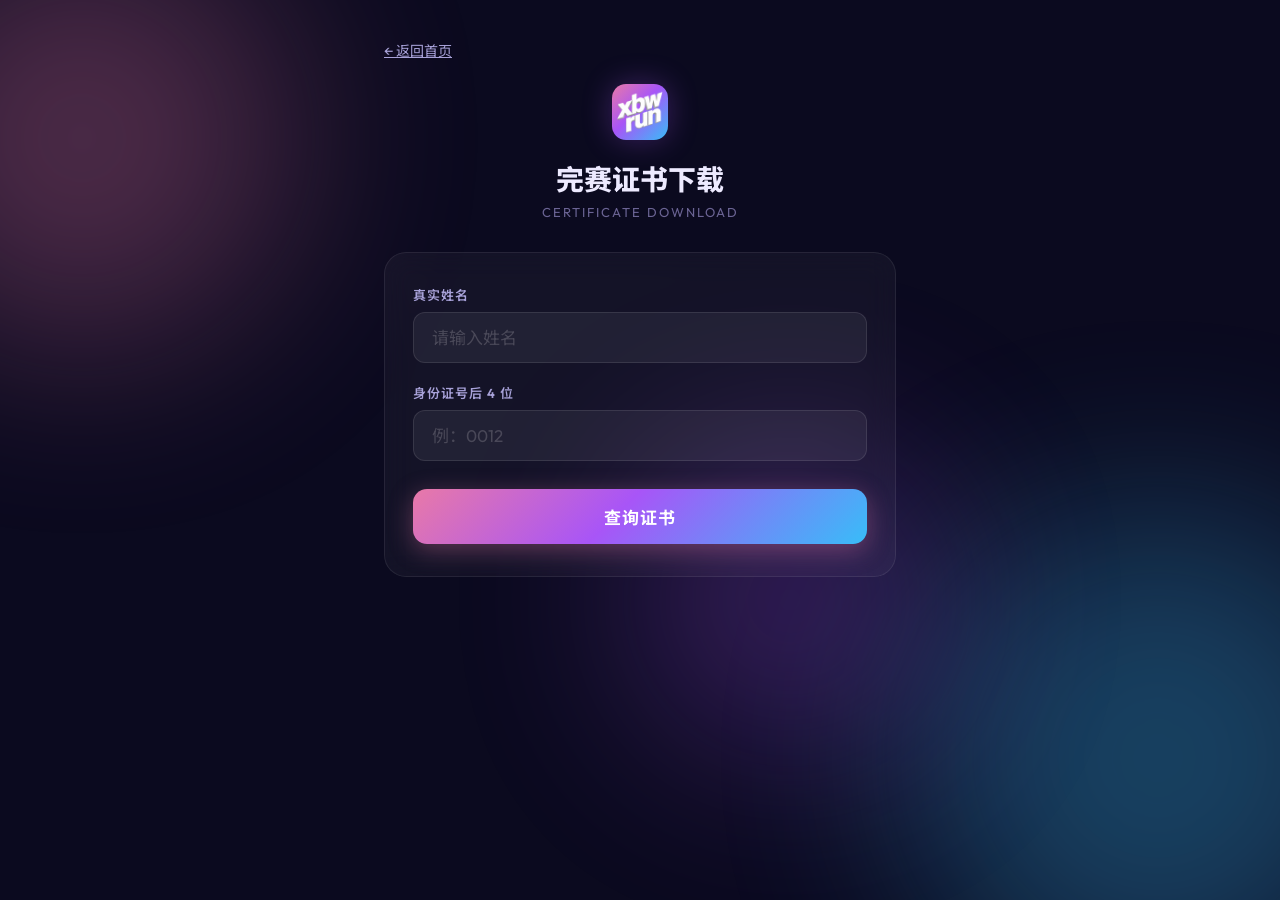
<file: cert-2026.html>
<!DOCTYPE html>
<html lang="zh-CN">
<head>
  <meta charset="UTF-8" />
  <meta name="viewport" content="width=device-width, initial-scale=1.0, user-scalable=no" />
  <title>证书下载 · 西北旺跑步大本营</title>
  <link rel="icon" type="image/png" href="assets/logo.png" />
  <link rel="preconnect" href="https://fonts.googleapis.com" />
  <link rel="preconnect" href="https://fonts.gstatic.com" crossorigin />
  <link href="https://fonts.googleapis.com/css2?family=Outfit:wght@400;500;600;700;800&family=Noto+Sans+SC:wght@400;500;700&display=swap" rel="stylesheet" />
  <style>
    :root {
      --pink: #E879A8; --purple: #A855F7; --blue: #38BDF8;
      --bg-dark: #0B0A1F; --text: #EDEAFF; --text-mid: #A8A2D9; --text-dim: #6B6494;
      --gradient: linear-gradient(135deg, var(--pink), var(--purple) 45%, var(--blue));
      --radius: 16px; --radius-lg: 22px;
    }
    *, *::before, *::after { box-sizing: border-box; margin: 0; padding: 0; }
    html, body { width: 100%; min-height: 100%; }
    body {
      font-family: 'Outfit', 'Noto Sans SC', sans-serif;
      background: var(--bg-dark); color: var(--text);
      display: flex; flex-direction: column; align-items: center;
      min-height: 100vh; position: relative; overflow-x: hidden;
    }
    /* ===== Background Orbs ===== */
    .bg-orb {
      position: fixed; border-radius: 50%; filter: blur(100px); pointer-events: none; opacity: 0.3;
      animation: orbFloat 14s ease-in-out infinite;
    }
    .orb-1 { width: 420px; height: 420px; background: var(--pink); top: -8%; left: -10%; }
    .orb-2 { width: 500px; height: 500px; background: var(--blue); bottom: -12%; right: -10%; animation-delay: -6s; }
    .orb-3 { width: 300px; height: 300px; background: var(--purple); top: 50%; left: 50%; animation-delay: -3s; }
    @keyframes orbFloat {
      0%, 100% { transform: translate(0,0) scale(1); }
      33% { transform: translate(30px,-20px) scale(1.04); }
      66% { transform: translate(-20px,15px) scale(0.97); }
    }

    /* ===== Container ===== */
    .app {
      position: relative; z-index: 2; width: 100%; max-width: 560px;
      padding: 40px 24px 48px; display: flex; flex-direction: column; align-items: center;
    }
    .back-home {
      align-self: flex-start; display: inline-flex; align-items: center; gap: 6px;
      color: var(--text-mid); font-size: 14px; margin-bottom: 24px; transition: color 0.2s;
    }
    .back-home:hover { color: var(--text); }
    .logo-box {
      width: 56px; height: 56px; border-radius: 14px; background: var(--gradient);
      display: flex; align-items: center; justify-content: center;
      box-shadow: 0 0 30px rgba(168,85,247,0.3); margin-bottom: 18px;
    }
    .logo-box img { width: 82%; height: 82%; object-fit: contain; }
    h1 { font-size: 28px; font-weight: 800; margin-bottom: 6px; }
    .subtitle { font-size: 13px; color: var(--text-dim); letter-spacing: 2px; margin-bottom: 32px; }

    /* ===== Card ===== */
    .card {
      width: 100%; background: rgba(255,255,255,0.04); border: 1px solid rgba(255,255,255,0.08);
      border-radius: var(--radius-lg); padding: 32px 28px;
      backdrop-filter: blur(14px); -webkit-backdrop-filter: blur(14px);
    }
    .form-group { margin-bottom: 20px; }
    .form-group label {
      display: block; font-size: 13px; font-weight: 600; color: var(--text-mid);
      margin-bottom: 8px; letter-spacing: 1px;
    }
    .form-group input {
      width: 100%; padding: 14px 18px; border-radius: 12px; font-size: 17px;
      font-family: inherit; background: rgba(255,255,255,0.06); border: 1px solid rgba(255,255,255,0.1);
      color: var(--text); outline: none; transition: all 0.25s;
    }
    .form-group input:focus {
      border-color: var(--purple); box-shadow: 0 0 0 3px rgba(168,85,247,0.2);
      background: rgba(255,255,255,0.08);
    }
    .form-group input::placeholder { color: rgba(255,255,255,0.18); }
    .btn-submit {
      width: 100%; padding: 15px; border-radius: 14px; border: none; cursor: pointer;
      font-family: inherit; font-size: 17px; font-weight: 700; letter-spacing: 1px;
      background: var(--gradient); color: #fff;
      box-shadow: 0 6px 24px rgba(232,121,168,0.35);
      transition: all 0.25s; margin-top: 8px;
    }
    .btn-submit:hover { transform: translateY(-2px); box-shadow: 0 10px 32px rgba(232,121,168,0.5); }
    .btn-submit:disabled { opacity: 0.5; pointer-events: none; }

    /* ===== Result ===== */
    .result { display: none; margin-top: 28px; width: 100%; }
    .result.show { display: block; }
    .cert-preview {
      width: 100%; border-radius: var(--radius); overflow: hidden;
      border: 2px solid rgba(255,255,255,0.12);
      box-shadow: 0 16px 48px rgba(0,0,0,0.4);
    }
    .cert-preview img { width: 100%; display: block; -webkit-touch-callout: default; }
    .cert-actions { display: flex; gap: 12px; margin-top: 16px; }
    .cert-actions button {
      flex: 1; padding: 13px; border-radius: 12px; border: none; cursor: pointer;
      font-family: inherit; font-size: 14px; font-weight: 600; transition: all 0.2s;
    }
    .btn-save {
      background: var(--gradient); color: #fff;
      box-shadow: 0 4px 18px rgba(232,121,168,0.3);
    }
    .btn-reset {
      background: rgba(255,255,255,0.06); color: var(--text-mid);
      border: 1px solid rgba(255,255,255,0.1);
    }
    .btn-reset:hover { background: rgba(255,255,255,0.1); }

    /* ===== Toast ===== */
    .toast {
      position: fixed; top: 24px; left: 50%; transform: translateX(-50%);
      z-index: 200; padding: 14px 28px; border-radius: 50px;
      font-size: 14px; font-weight: 600; letter-spacing: 1px;
      backdrop-filter: blur(16px); -webkit-backdrop-filter: blur(16px);
      animation: toastIn 0.35s ease-out; pointer-events: none; opacity: 0;
      transition: opacity 0.3s;
    }
    .toast.show { opacity: 1; }
    .toast.error { background: rgba(239,68,68,0.2); color: #FCA5A5; border: 1px solid rgba(239,68,68,0.4); }
    .toast.info { background: rgba(168,85,247,0.2); color: #C4B5FD; border: 1px solid rgba(168,85,247,0.4); }
    @keyframes toastIn {
      from { opacity: 0; transform: translateX(-50%) translateY(-12px); }
      to   { opacity: 1; transform: translateX(-50%) translateY(0); }
    }

    .spinner {
      display: none; width: 20px; height: 20px; border: 2px solid rgba(255,255,255,0.2);
      border-top-color: #fff; border-radius: 50%; animation: spin 0.6s linear infinite; margin-right: 8px;
    }
    @keyframes spin { to { transform: rotate(360deg); } }
    .btn-submit.loading .spinner { display: inline-block; }
    .btn-submit.loading .btn-text { display: none; }

    @media (max-width: 480px) {
      .app { padding: 24px 16px 36px; }
      .card { padding: 24px 18px; }
      h1 { font-size: 24px; }
    }
  </style>
</head>
<body>
  <div class="bg-orb orb-1"></div>
  <div class="bg-orb orb-2"></div>
  <div class="bg-orb orb-3"></div>

  <div class="app">
    <a href="index.html" class="back-home">← 返回首页</a>
    <div class="logo-box"><img src="assets/logo2.png" alt="logo" /></div>
    <h1>完赛证书下载</h1>
    <div class="subtitle">CERTIFICATE DOWNLOAD</div>

    <div class="card">
      <div class="form-group">
        <label>真实姓名</label>
        <input type="text" id="nameInput" placeholder="请输入姓名" autocomplete="off" maxlength="30" />
      </div>
      <div class="form-group">
        <label>身份证号后 4 位</label>
        <input type="text" id="suffixInput" placeholder="例：0012" autocomplete="off" maxlength="4" inputmode="numeric" pattern="[0-9]*" />
      </div>
      <button class="btn-submit" id="submitBtn" onclick="fetchCert()">
        <span class="spinner"></span>
        <span class="btn-text">查询证书</span>
      </button>
    </div>

    <div class="result" id="result">
      <div class="cert-preview"><img id="certImg" alt="完赛证书" /></div>
      <div class="cert-actions">
        <button class="btn-save" onclick="saveImg()">保存到相册</button>
        <button class="btn-reset" onclick="resetForm()">重新查询</button>
      </div>
    </div>
  </div>

  <div class="toast" id="toast"></div>

  <script>
    const API_BASE = '/java';

    function showToast(msg, type) {
      type = type || 'info';
      var el = document.getElementById('toast');
      el.textContent = msg;
      el.className = 'toast show ' + type;
      clearTimeout(el._tid);
      el._tid = setTimeout(function () { el.className = 'toast'; }, 3000);
    }

    function setLoading(loading) {
      var btn = document.getElementById('submitBtn');
      btn.className = loading ? 'btn-submit loading' : 'btn-submit';
      btn.disabled = loading;
      document.getElementById('nameInput').disabled = loading;
      document.getElementById('suffixInput').disabled = loading;
    }

    async function fetchCert() {
      var name = document.getElementById('nameInput').value.trim();
      var suffix = document.getElementById('suffixInput').value.trim();
      if (!name) { showToast('请输入姓名', 'error'); return; }
      if (!suffix || !/^\d{4}$/.test(suffix)) { showToast('请输入正确的身份证后 4 位', 'error'); return; }

      setLoading(true);
      document.getElementById('result').classList.remove('show');

      try {
        var url = API_BASE + '/api/cert/team?name=' + encodeURIComponent(name) + '&idSuffix=' + encodeURIComponent(suffix);
        var res = await fetch(url);

        if (!res.ok) {
          // 非 2xx → 尝试读 JSON 错误信息
          var errMsg = '查询失败 (HTTP ' + res.status + ')';
          try {
            var errBody = await res.json();
            errMsg = errBody.message || errBody.error || errMsg;
          } catch (_) {}
          showToast(errMsg, 'error');
          setLoading(false);
          return;
        }

        // 检查返回类型：图片 vs JSON
        var contentType = res.headers.get('Content-Type') || '';
        if (contentType.indexOf('image/') !== -1) {
          // 图片直接展示
          var blob = await res.blob();
          var imgUrl = URL.createObjectURL(blob);
          var img = document.getElementById('certImg');
          img.src = imgUrl;
          img._blobUrl = imgUrl;
          document.getElementById('result').classList.add('show');
        } else {
          // 可能是 JSON 格式的错误
          var text = await res.text();
          try {
            var j = JSON.parse(text);
            showToast(j.message || j.error || '未知错误', 'error');
          } catch (_) {
            showToast('返回数据格式异常', 'error');
          }
        }
      } catch (err) {
        showToast('网络错误：' + err.message, 'error');
      }
      setLoading(false);
    }

    function saveImg() {
      var img = document.getElementById('certImg');
      var url = img._blobUrl || img.src;
      if (!url) { showToast('暂无证书可保存', 'error'); return; }
      var a = document.createElement('a');
      a.href = url;
      a.download = '完赛证书.jpg';
      document.body.appendChild(a);
      a.click();
      document.body.removeChild(a);
      showToast('证书已开始下载');
    }

    function resetForm() {
      document.getElementById('result').classList.remove('show');
      document.getElementById('nameInput').value = '';
      document.getElementById('suffixInput').value = '';
      document.getElementById('nameInput').focus();
    }
  </script>
</body>
</html>
</file>
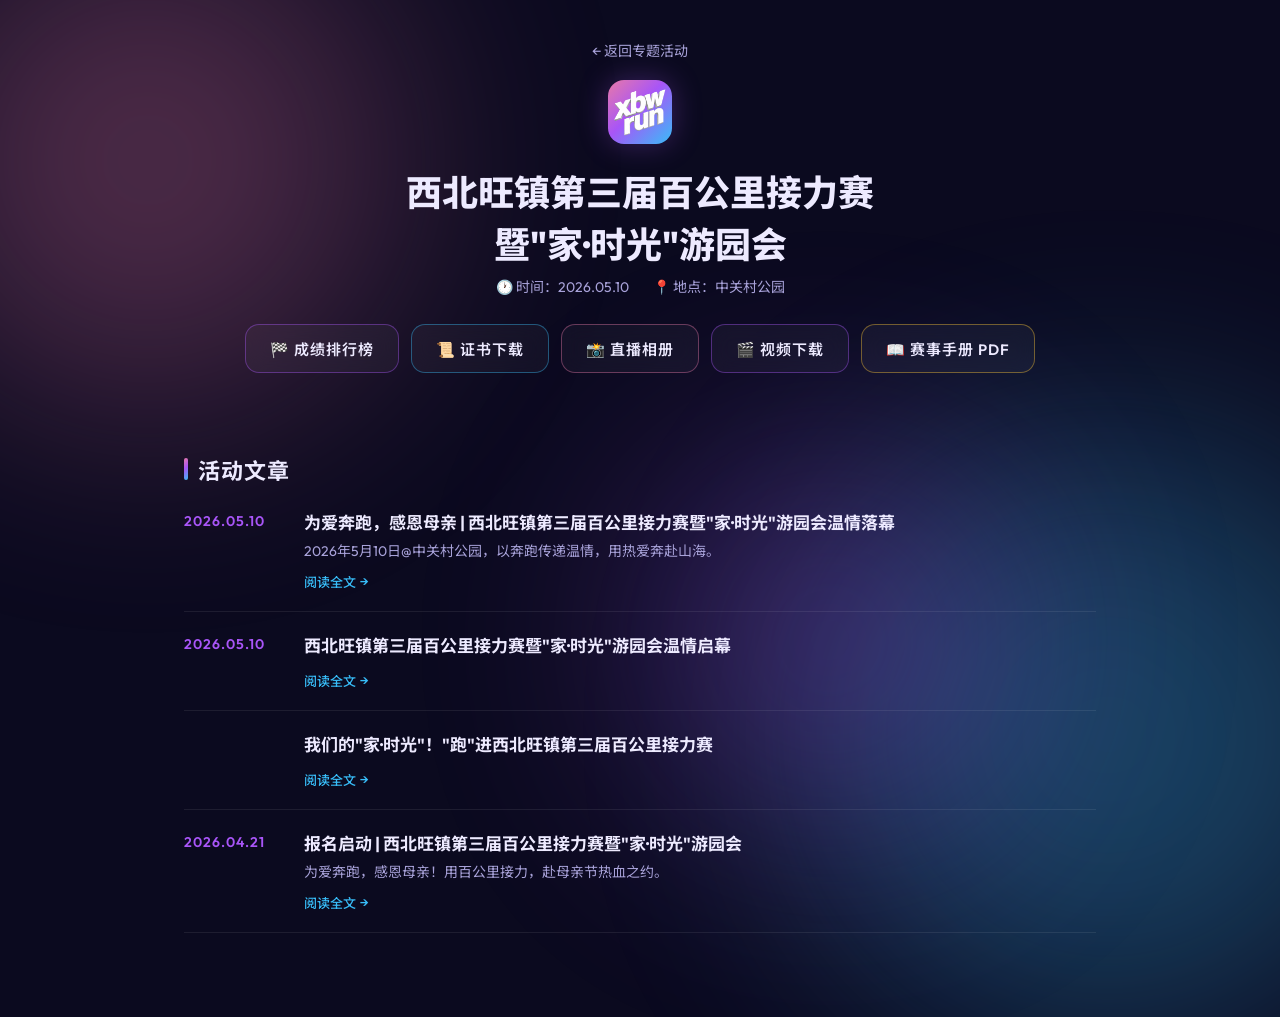
<file: theme-relay-2026.html>
<!DOCTYPE html>
<html lang="zh-CN">
<head>
  <meta charset="UTF-8" />
  <meta name="viewport" content="width=device-width, initial-scale=1.0" />
  <title>百公里接力赛 · 西北旺跑步大本营</title>
  <meta name="description" content="西北旺镇百公里接力赛专题页 — 成绩查询、照片直播、证书下载、赛事手册及历届活动回顾。" />
  <link rel="icon" type="image/png" href="assets/logo.png" />
  <link rel="preconnect" href="https://fonts.googleapis.com" />
  <link rel="preconnect" href="https://fonts.gstatic.com" crossorigin />
  <link href="https://fonts.googleapis.com/css2?family=Outfit:wght@400;500;600;700;800&family=Noto+Sans+SC:wght@400;500;700&display=swap" rel="stylesheet" />
  <style>
    :root {
      --pink: #E879A8; --purple: #A855F7; --blue: #38BDF8;
      --bg-dark: #0B0A1F; --text: #EDEAFF; --text-mid: #A8A2D9; --text-dim: #6B6494;
      --gradient: linear-gradient(135deg, var(--pink), var(--purple) 45%, var(--blue));
      --gradient-h: linear-gradient(90deg, var(--pink) 0%, var(--purple) 40%, var(--blue) 100%);
      --radius: 16px; --radius-lg: 22px;
      --glass: rgba(255,255,255,0.04); --glass-border: rgba(255,255,255,0.08);
    }
    *, *::before, *::after { box-sizing: border-box; margin: 0; padding: 0; }
    html { scroll-behavior: smooth; }
    body {
      font-family: 'Outfit', 'Noto Sans SC', sans-serif;
      background: var(--bg-dark); color: var(--text);
      overflow-x: hidden; min-height: 100vh;
    }
    a { text-decoration: none; color: inherit; }

    .bg-orb {
      position: fixed; border-radius: 50%; filter: blur(120px); pointer-events: none; opacity: 0.3;
      animation: orbFloat 14s ease-in-out infinite;
    }
    .orb-1 { width: 500px; height: 500px; background: var(--pink); top: -10%; left: -8%; }
    .orb-2 { width: 600px; height: 600px; background: var(--blue); bottom: -15%; right: -10%; animation-delay: -6s; }
    .orb-3 { width: 380px; height: 380px; background: var(--purple); top: 50%; left: 50%; animation-delay: -3s; }
    @keyframes orbFloat {
      0%, 100% { transform: translate(0,0) scale(1); }
      33% { transform: translate(30px,-20px) scale(1.04); }
      66% { transform: translate(-20px,15px) scale(0.97); }
    }

    .container { max-width: 960px; margin: 0 auto; padding: 0 24px; position: relative; z-index: 2; }

    /* ===== Header ===== */
    .page-header {
      padding: 40px 0 32px; text-align: center;
    }
    .back-link {
      display: inline-flex; align-items: center; gap: 6px; font-size: 14px; color: var(--text-mid);
      margin-bottom: 20px; transition: color 0.2s;
    }
    .back-link:hover { color: var(--text); }
    .logo-box {
      width: 64px; height: 64px; border-radius: 16px; background: var(--gradient);
      display: flex; align-items: center; justify-content: center;
      box-shadow: 0 0 30px rgba(168,85,247,0.3); margin: 0 auto 20px;
    }
    .logo-box img { width: 82%; height: 82%; object-fit: contain; }
    h1 { font-size: clamp(22px,4vw,36px); font-weight: 800; margin-bottom: 8px; }
    .subtitle { font-size: 13px; color: var(--text-dim); letter-spacing: 3px; text-transform: uppercase; margin-bottom: 28px; }
    .br-pc { display: inline; }
    @media (max-width: 640px) {
      .br-pc { display: none; }
    }

    /* 功能入口 */
    .quick-actions {
      display: flex; flex-wrap: wrap; gap: 12px; justify-content: center; margin-bottom: 48px;
    }
    .quick-btn {
      display: inline-flex; align-items: center; gap: 8px;
      padding: 13px 24px; border-radius: 14px; font-size: 15px; font-weight: 600;
      border: 1px solid rgba(255,255,255,0.12); background: var(--glass);
      backdrop-filter: blur(10px); -webkit-backdrop-filter: blur(10px);
      transition: all 0.25s; color: var(--text); letter-spacing: 1px;
    }
    .quick-btn:hover { transform: translateY(-2px); }
    .quick-btn.ranking { border-color: rgba(168,85,247,0.4); }
    .quick-btn.ranking:hover { background: rgba(168,85,247,0.15); box-shadow: 0 8px 24px rgba(168,85,247,0.2); }
    .quick-btn.photos { border-color: rgba(232,121,168,0.4); }
    .quick-btn.photos:hover { background: rgba(232,121,168,0.15); box-shadow: 0 8px 24px rgba(232,121,168,0.2); }
    .quick-btn.cert { border-color: rgba(56,189,248,0.4); }
    .quick-btn.cert:hover { background: rgba(56,189,248,0.15); box-shadow: 0 8px 24px rgba(56,189,248,0.2); }
    .quick-btn.handbook { border-color: rgba(255,200,50,0.4); }
    .quick-btn.handbook:hover { background: rgba(255,200,50,0.12); box-shadow: 0 8px 24px rgba(255,200,50,0.2); }

    /* ===== Section ===== */
    .section { padding: 0 0 24px; }
    .section-title {
      display: flex; align-items: center; gap: 10px;
      font-size: 22px; font-weight: 700; margin-bottom: 24px; letter-spacing: 1px;
    }
    .section-title::before {
      content: ''; display: inline-block; width: 4px; height: 22px; border-radius: 2px;
      background: var(--gradient);
    }

    /* ===== Timeline ===== */
    .timeline {
      position: relative; padding-left: 0;
    }
    .tl-card {
      display: flex; gap: 20px; padding: 20px 0;
      border-bottom: 1px solid var(--glass-border);
      transition: background 0.2s;
    }
    .tl-card:first-child { padding-top: 0; }
    .tl-date {
      flex: 0 0 100px; font-family: 'Outfit', sans-serif;
      font-size: 14px; font-weight: 600; color: var(--purple);
      padding-top: 3px; letter-spacing: 1px;
    }
    .tl-body { flex: 1; }
    .tl-title {
      font-size: 17px; font-weight: 700; color: var(--text); margin-bottom: 6px;
      display: flex; align-items: center; gap: 10px;
    }
    .tl-tag {
      display: inline-flex; padding: 2px 10px; border-radius: 4px; font-size: 11px;
      font-weight: 600; letter-spacing: 1px; flex-shrink: 0;
    }
    .tl-tag.new { background: rgba(232,121,168,0.2); color: var(--pink); }
    .tl-tag.hot { background: rgba(168,85,247,0.2); color: #C4B5FD; }
    .tl-desc { font-size: 14px; color: var(--text-mid); line-height: 1.7; }
    .tl-link {
      display: inline-flex; align-items: center; gap: 4px; margin-top: 8px;
      font-size: 13px; font-weight: 500; color: var(--blue);
      transition: color 0.2s;
    }
    .tl-link:hover { color: var(--blue-light); }
    .tl-link::after { content: '→'; transition: transform 0.2s; }
    .tl-link:hover::after { transform: translateX(3px); }

    /* ===== Responsive ===== */
    @media (max-width: 640px) {
      .container { padding: 0 16px; }
      .page-header { padding: 28px 0 24px; }
      h1 { font-size: 26px; }
      .quick-actions { gap: 8px; }
      .quick-btn { padding: 11px 18px; font-size: 14px; }
      .tl-card { flex-direction: column; gap: 4px; padding: 18px 0; }
      .tl-date { flex: none; font-size: 13px; }
      .tl-title { font-size: 16px; }
    }
  </style>
</head>
<body>
  <div class="bg-orb orb-1"></div>
  <div class="bg-orb orb-2"></div>
  <div class="bg-orb orb-3"></div>

  <div class="container">
    <header class="page-header">
      <a href="index.html#theme" class="back-link">← 返回专题活动</a>
      <div class="logo-box"><img src="assets/logo2.png" alt="logo" /></div>
      <h1>西北旺镇第三届百公里接力赛<span class="br-pc"><br></span>暨"家·时光"游园会</h1>
      <div style="display:flex;justify-content:center;gap:24px;flex-wrap:wrap;font-size:14px;color:var(--text-mid);margin-bottom:28px;">
        <span>🕐 时间：2026.05.10</span>
        <span>📍 地点：中关村公园</span>
      </div>

      <div class="quick-actions">
        <a href="relay-2026.html" class="quick-btn ranking">🏁 成绩排行榜</a>
        <a href="cert-2026.html" class="quick-btn cert">📜 证书下载</a>
        <a href="https://alltuu.cc/r/ZRZNfa" target="_blank" rel="noopener" class="quick-btn photos">📸 直播相册</a>
        <a href="https://pan.baidu.com/s/1YdQRYopCwHYcDMeAFYDvmw?pwd=e03c" target="_blank" rel="noopener" class="quick-btn" style="border-color:rgba(168,85,247,0.4);">🎬 视频下载</a>
        <a href="assets/【参赛手册】第三届西北旺镇百公里接力赛暨家时光游园会20260507.pdf" class="quick-btn handbook" download>📖 赛事手册 PDF</a>
      </div>
    </header>

    <section class="section">
      <div class="section-title">活动文章</div>
      <div class="timeline">
        <div class="tl-card">
          <div class="tl-date">2026.05.10</div>
          <div class="tl-body">
            <div class="tl-title">
              为爱奔跑，感恩母亲 | 西北旺镇第三届百公里接力赛暨"家·时光"游园会温情落幕
            </div>
            <div class="tl-desc">2026年5月10日@中关村公园，以奔跑传递温情，用热爱奔赴山海。</div>
            <a href="https://mp.weixin.qq.com/s/yQzlUNvPKzBoPhlCE0uL9g" target="_blank" rel="noopener" class="tl-link">阅读全文</a>
          </div>
        </div>
        <div class="tl-card">
          <div class="tl-date">2026.05.10</div>
          <div class="tl-body">
            <div class="tl-title">
              西北旺镇第三届百公里接力赛暨"家·时光"游园会温情启幕
            </div>
            <div class="tl-desc"></div>
            <a href="https://mp.weixin.qq.com/s/DiRqHlk4ck5NPAI5gdxYEA" target="_blank" rel="noopener" class="tl-link">阅读全文</a>
          </div>
        </div>
        <div class="tl-card">
          <div class="tl-date"></div>
          <div class="tl-body">
            <div class="tl-title">
              我们的"家·时光"！"跑"进西北旺镇第三届百公里接力赛
            </div>
            <div class="tl-desc"></div>
            <a href="https://mp.weixin.qq.com/s/Yf3IIoqUicJlbaRQ7Wv9dw" target="_blank" rel="noopener" class="tl-link">阅读全文</a>
          </div>
        </div>
        <div class="tl-card">
          <div class="tl-date">2026.04.21</div>
          <div class="tl-body">
            <div class="tl-title">
              报名启动 | 西北旺镇第三届百公里接力赛暨"家·时光"游园会
            </div>
            <div class="tl-desc">为爱奔跑，感恩母亲！用百公里接力，赴母亲节热血之约。</div>
            <a href="https://mp.weixin.qq.com/s/mle22g15TeIeJhZpqtpRHA" target="_blank" rel="noopener" class="tl-link">阅读全文</a>
          </div>
        </div>
      </div>
    </section>
  </div>

  <!-- Footer spacer -->
  <div style="height:60px;"></div>
</body>
</html>
</file>
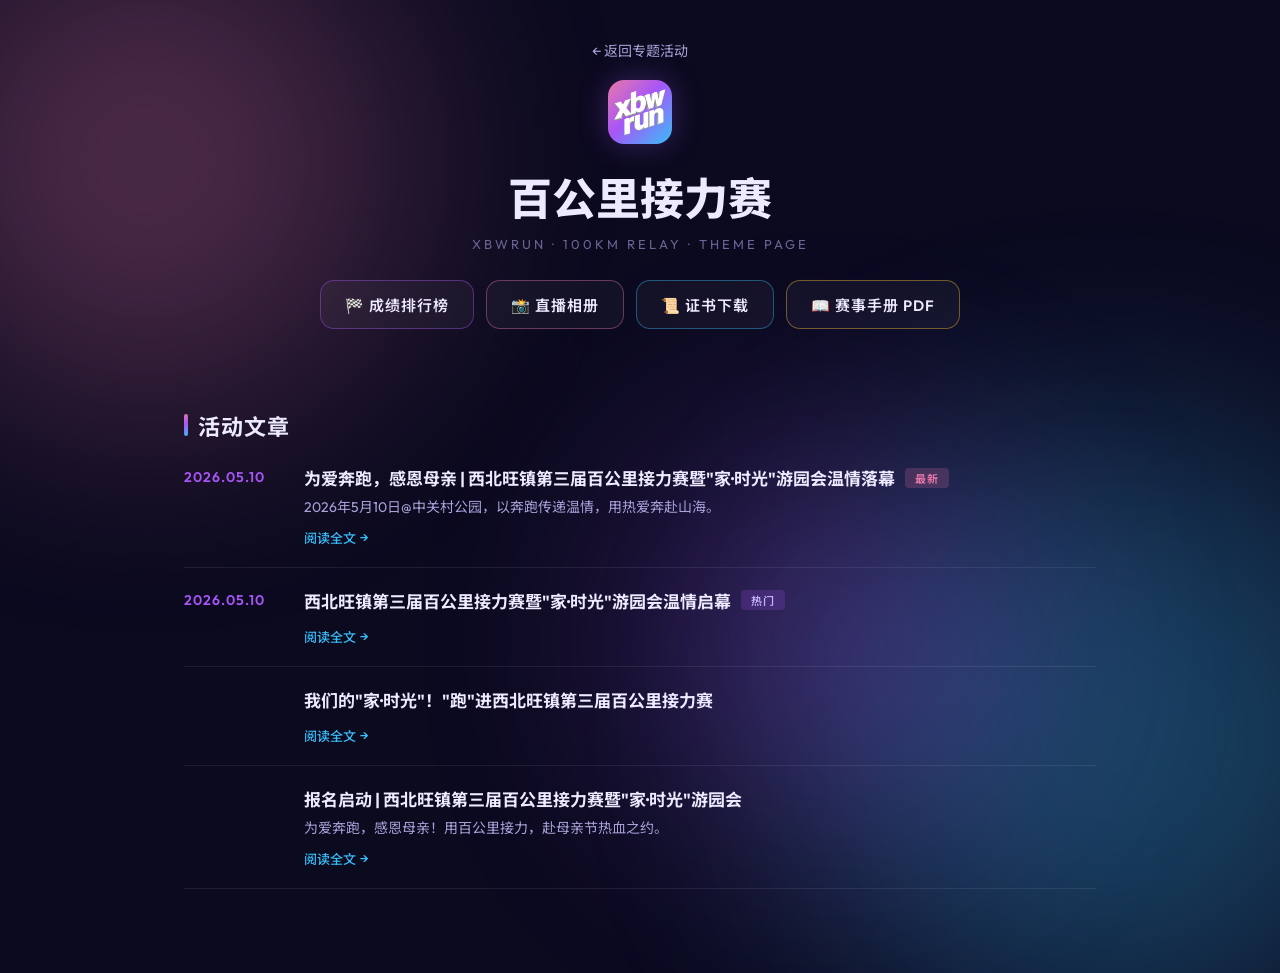
<file: theme-relay.html>
<!DOCTYPE html>
<html lang="zh-CN">
<head>
  <meta charset="UTF-8" />
  <meta name="viewport" content="width=device-width, initial-scale=1.0" />
  <title>百公里接力赛 · 西北旺跑步大本营</title>
  <meta name="description" content="西北旺镇百公里接力赛专题页 — 成绩查询、照片直播、证书下载、赛事手册及历届活动回顾。" />
  <link rel="icon" type="image/png" href="assets/logo.png" />
  <link rel="preconnect" href="https://fonts.googleapis.com" />
  <link rel="preconnect" href="https://fonts.gstatic.com" crossorigin />
  <link href="https://fonts.googleapis.com/css2?family=Outfit:wght@400;500;600;700;800&family=Noto+Sans+SC:wght@400;500;700&display=swap" rel="stylesheet" />
  <style>
    :root {
      --pink: #E879A8; --purple: #A855F7; --blue: #38BDF8;
      --bg-dark: #0B0A1F; --text: #EDEAFF; --text-mid: #A8A2D9; --text-dim: #6B6494;
      --gradient: linear-gradient(135deg, var(--pink), var(--purple) 45%, var(--blue));
      --gradient-h: linear-gradient(90deg, var(--pink) 0%, var(--purple) 40%, var(--blue) 100%);
      --radius: 16px; --radius-lg: 22px;
      --glass: rgba(255,255,255,0.04); --glass-border: rgba(255,255,255,0.08);
    }
    *, *::before, *::after { box-sizing: border-box; margin: 0; padding: 0; }
    html { scroll-behavior: smooth; }
    body {
      font-family: 'Outfit', 'Noto Sans SC', sans-serif;
      background: var(--bg-dark); color: var(--text);
      overflow-x: hidden; min-height: 100vh;
    }
    a { text-decoration: none; color: inherit; }

    .bg-orb {
      position: fixed; border-radius: 50%; filter: blur(120px); pointer-events: none; opacity: 0.3;
      animation: orbFloat 14s ease-in-out infinite;
    }
    .orb-1 { width: 500px; height: 500px; background: var(--pink); top: -10%; left: -8%; }
    .orb-2 { width: 600px; height: 600px; background: var(--blue); bottom: -15%; right: -10%; animation-delay: -6s; }
    .orb-3 { width: 380px; height: 380px; background: var(--purple); top: 50%; left: 50%; animation-delay: -3s; }
    @keyframes orbFloat {
      0%, 100% { transform: translate(0,0) scale(1); }
      33% { transform: translate(30px,-20px) scale(1.04); }
      66% { transform: translate(-20px,15px) scale(0.97); }
    }

    .container { max-width: 960px; margin: 0 auto; padding: 0 24px; position: relative; z-index: 2; }

    /* ===== Header ===== */
    .page-header {
      padding: 40px 0 32px; text-align: center;
    }
    .back-link {
      display: inline-flex; align-items: center; gap: 6px; font-size: 14px; color: var(--text-mid);
      margin-bottom: 20px; transition: color 0.2s;
    }
    .back-link:hover { color: var(--text); }
    .logo-box {
      width: 64px; height: 64px; border-radius: 16px; background: var(--gradient);
      display: flex; align-items: center; justify-content: center;
      box-shadow: 0 0 30px rgba(168,85,247,0.3); margin: 0 auto 20px;
    }
    .logo-box img { width: 82%; height: 82%; object-fit: contain; }
    h1 { font-size: clamp(28px,5vw,44px); font-weight: 800; margin-bottom: 8px; }
    .subtitle { font-size: 13px; color: var(--text-dim); letter-spacing: 3px; text-transform: uppercase; margin-bottom: 28px; }

    /* 功能入口 */
    .quick-actions {
      display: flex; flex-wrap: wrap; gap: 12px; justify-content: center; margin-bottom: 48px;
    }
    .quick-btn {
      display: inline-flex; align-items: center; gap: 8px;
      padding: 13px 24px; border-radius: 14px; font-size: 15px; font-weight: 600;
      border: 1px solid rgba(255,255,255,0.12); background: var(--glass);
      backdrop-filter: blur(10px); -webkit-backdrop-filter: blur(10px);
      transition: all 0.25s; color: var(--text); letter-spacing: 1px;
    }
    .quick-btn:hover { transform: translateY(-2px); }
    .quick-btn.ranking { border-color: rgba(168,85,247,0.4); }
    .quick-btn.ranking:hover { background: rgba(168,85,247,0.15); box-shadow: 0 8px 24px rgba(168,85,247,0.2); }
    .quick-btn.photos { border-color: rgba(232,121,168,0.4); }
    .quick-btn.photos:hover { background: rgba(232,121,168,0.15); box-shadow: 0 8px 24px rgba(232,121,168,0.2); }
    .quick-btn.cert { border-color: rgba(56,189,248,0.4); }
    .quick-btn.cert:hover { background: rgba(56,189,248,0.15); box-shadow: 0 8px 24px rgba(56,189,248,0.2); }
    .quick-btn.handbook { border-color: rgba(255,200,50,0.4); }
    .quick-btn.handbook:hover { background: rgba(255,200,50,0.12); box-shadow: 0 8px 24px rgba(255,200,50,0.2); }

    /* ===== Section ===== */
    .section { padding: 0 0 24px; }
    .section-title {
      display: flex; align-items: center; gap: 10px;
      font-size: 22px; font-weight: 700; margin-bottom: 24px; letter-spacing: 1px;
    }
    .section-title::before {
      content: ''; display: inline-block; width: 4px; height: 22px; border-radius: 2px;
      background: var(--gradient);
    }

    /* ===== Timeline ===== */
    .timeline {
      position: relative; padding-left: 0;
    }
    .tl-card {
      display: flex; gap: 20px; padding: 20px 0;
      border-bottom: 1px solid var(--glass-border);
      transition: background 0.2s;
    }
    .tl-card:first-child { padding-top: 0; }
    .tl-date {
      flex: 0 0 100px; font-family: 'Outfit', sans-serif;
      font-size: 14px; font-weight: 600; color: var(--purple);
      padding-top: 3px; letter-spacing: 1px;
    }
    .tl-body { flex: 1; }
    .tl-title {
      font-size: 17px; font-weight: 700; color: var(--text); margin-bottom: 6px;
      display: flex; align-items: center; gap: 10px;
    }
    .tl-tag {
      display: inline-flex; padding: 2px 10px; border-radius: 4px; font-size: 11px;
      font-weight: 600; letter-spacing: 1px; flex-shrink: 0;
    }
    .tl-tag.new { background: rgba(232,121,168,0.2); color: var(--pink); }
    .tl-tag.hot { background: rgba(168,85,247,0.2); color: #C4B5FD; }
    .tl-desc { font-size: 14px; color: var(--text-mid); line-height: 1.7; }
    .tl-link {
      display: inline-flex; align-items: center; gap: 4px; margin-top: 8px;
      font-size: 13px; font-weight: 500; color: var(--blue);
      transition: color 0.2s;
    }
    .tl-link:hover { color: var(--blue-light); }
    .tl-link::after { content: '→'; transition: transform 0.2s; }
    .tl-link:hover::after { transform: translateX(3px); }

    /* ===== Responsive ===== */
    @media (max-width: 640px) {
      .container { padding: 0 16px; }
      .page-header { padding: 28px 0 24px; }
      h1 { font-size: 26px; }
      .quick-actions { gap: 8px; }
      .quick-btn { padding: 11px 18px; font-size: 14px; }
      .tl-card { flex-direction: column; gap: 4px; padding: 18px 0; }
      .tl-date { flex: none; font-size: 13px; }
      .tl-title { font-size: 16px; }
    }
  </style>
</head>
<body>
  <div class="bg-orb orb-1"></div>
  <div class="bg-orb orb-2"></div>
  <div class="bg-orb orb-3"></div>

  <div class="container">
    <header class="page-header">
      <a href="index.html#theme" class="back-link">← 返回专题活动</a>
      <div class="logo-box"><img src="assets/logo2.png" alt="logo" /></div>
      <h1>百公里接力赛</h1>
      <div class="subtitle">XBWRUN · 100KM RELAY · THEME PAGE</div>

      <div class="quick-actions">
        <a href="relay.html" class="quick-btn ranking">🏁 成绩排行榜</a>
        <a href="https://alltuu.cc/r/ZRZNfa" target="_blank" rel="noopener" class="quick-btn photos">📸 直播相册</a>
        <a href="cert.html" class="quick-btn cert">📜 证书下载</a>
        <a href="assets/【参赛手册】第三届西北旺镇百公里接力赛暨家时光游园会20260507.pdf" class="quick-btn handbook" download>📖 赛事手册 PDF</a>
      </div>
    </header>

    <section class="section">
      <div class="section-title">活动文章</div>
      <div class="timeline">
        <div class="tl-card">
          <div class="tl-date">2026.05.10</div>
          <div class="tl-body">
            <div class="tl-title">
              为爱奔跑，感恩母亲 | 西北旺镇第三届百公里接力赛暨"家·时光"游园会温情落幕
              <span class="tl-tag new">最新</span>
            </div>
            <div class="tl-desc">2026年5月10日@中关村公园，以奔跑传递温情，用热爱奔赴山海。</div>
            <a href="https://mp.weixin.qq.com/s/yQzlUNvPKzBoPhlCE0uL9g" target="_blank" rel="noopener" class="tl-link">阅读全文</a>
          </div>
        </div>
        <div class="tl-card">
          <div class="tl-date">2026.05.10</div>
          <div class="tl-body">
            <div class="tl-title">
              西北旺镇第三届百公里接力赛暨"家·时光"游园会温情启幕
              <span class="tl-tag hot">热门</span>
            </div>
            <div class="tl-desc"></div>
            <a href="https://mp.weixin.qq.com/s/DiRqHlk4ck5NPAI5gdxYEA" target="_blank" rel="noopener" class="tl-link">阅读全文</a>
          </div>
        </div>
        <div class="tl-card">
          <div class="tl-date"></div>
          <div class="tl-body">
            <div class="tl-title">
              我们的"家·时光"！"跑"进西北旺镇第三届百公里接力赛
            </div>
            <div class="tl-desc"></div>
            <a href="https://mp.weixin.qq.com/s/Yf3IIoqUicJlbaRQ7Wv9dw" target="_blank" rel="noopener" class="tl-link">阅读全文</a>
          </div>
        </div>
        <div class="tl-card">
          <div class="tl-date"></div>
          <div class="tl-body">
            <div class="tl-title">
              报名启动 | 西北旺镇第三届百公里接力赛暨"家·时光"游园会
            </div>
            <div class="tl-desc">为爱奔跑，感恩母亲！用百公里接力，赴母亲节热血之约。</div>
            <a href="https://mp.weixin.qq.com/s/mle22g15TeIeJhZpqtpRHA" target="_blank" rel="noopener" class="tl-link">阅读全文</a>
          </div>
        </div>
      </div>
    </section>
  </div>

  <!-- Footer spacer -->
  <div style="height:60px;"></div>
</body>
</html>
</file>
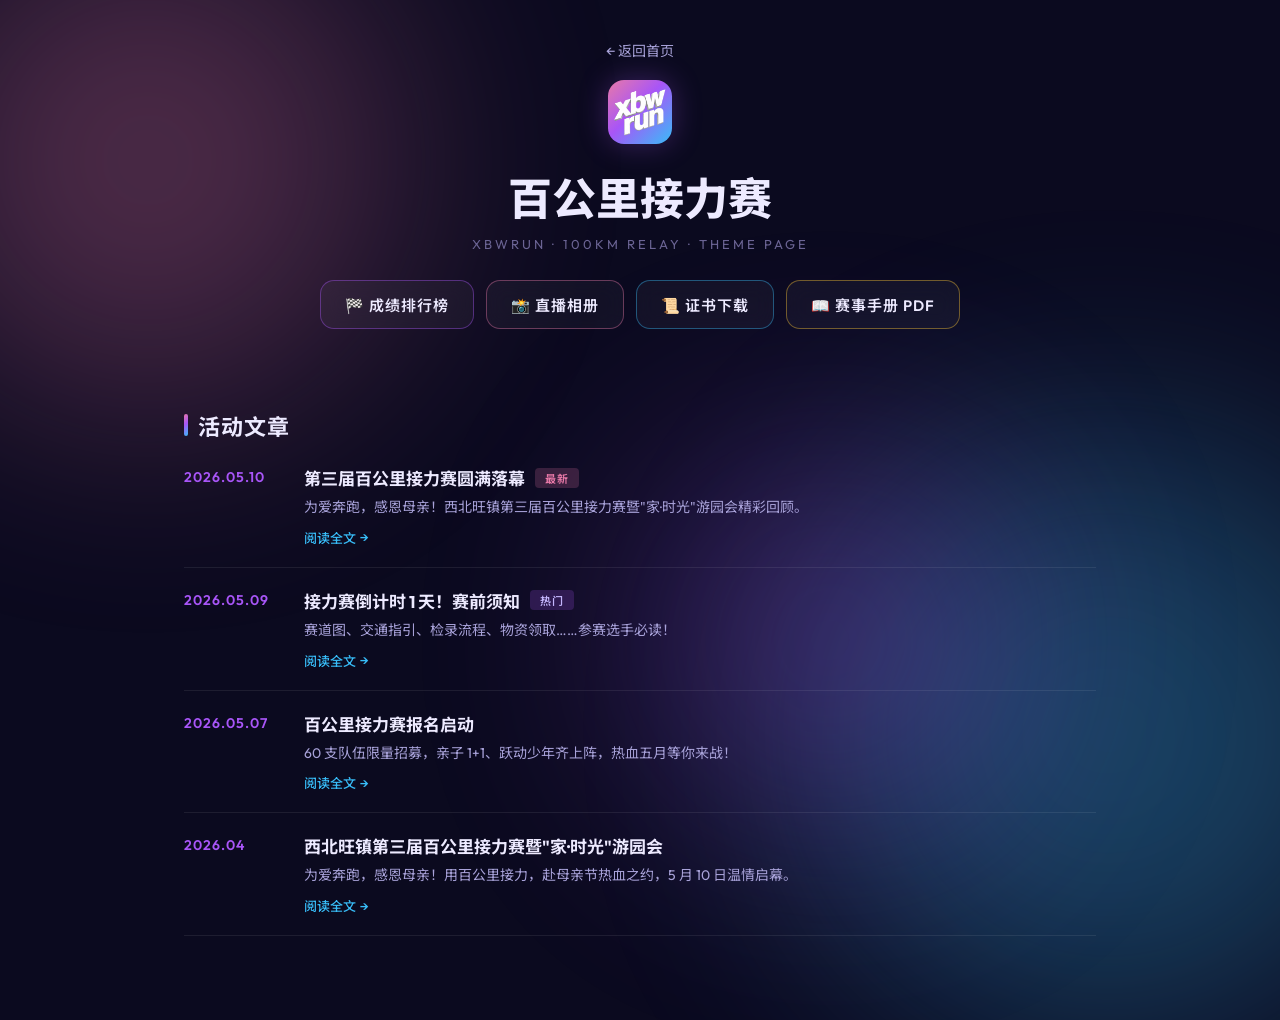
<file: theme.html>
<!DOCTYPE html>
<html lang="zh-CN">
<head>
  <meta charset="UTF-8" />
  <meta name="viewport" content="width=device-width, initial-scale=1.0" />
  <title>百公里接力赛 · 西北旺跑步大本营</title>
  <meta name="description" content="西北旺镇百公里接力赛专题页 — 成绩查询、照片直播、证书下载、赛事手册及历届活动回顾。" />
  <link rel="icon" type="image/png" href="assets/logo.png" />
  <link rel="preconnect" href="https://fonts.googleapis.com" />
  <link rel="preconnect" href="https://fonts.gstatic.com" crossorigin />
  <link href="https://fonts.googleapis.com/css2?family=Outfit:wght@400;500;600;700;800&family=Noto+Sans+SC:wght@400;500;700&display=swap" rel="stylesheet" />
  <style>
    :root {
      --pink: #E879A8; --purple: #A855F7; --blue: #38BDF8;
      --bg-dark: #0B0A1F; --text: #EDEAFF; --text-mid: #A8A2D9; --text-dim: #6B6494;
      --gradient: linear-gradient(135deg, var(--pink), var(--purple) 45%, var(--blue));
      --gradient-h: linear-gradient(90deg, var(--pink) 0%, var(--purple) 40%, var(--blue) 100%);
      --radius: 16px; --radius-lg: 22px;
      --glass: rgba(255,255,255,0.04); --glass-border: rgba(255,255,255,0.08);
    }
    *, *::before, *::after { box-sizing: border-box; margin: 0; padding: 0; }
    html { scroll-behavior: smooth; }
    body {
      font-family: 'Outfit', 'Noto Sans SC', sans-serif;
      background: var(--bg-dark); color: var(--text);
      overflow-x: hidden; min-height: 100vh;
    }
    a { text-decoration: none; color: inherit; }

    .bg-orb {
      position: fixed; border-radius: 50%; filter: blur(120px); pointer-events: none; opacity: 0.3;
      animation: orbFloat 14s ease-in-out infinite;
    }
    .orb-1 { width: 500px; height: 500px; background: var(--pink); top: -10%; left: -8%; }
    .orb-2 { width: 600px; height: 600px; background: var(--blue); bottom: -15%; right: -10%; animation-delay: -6s; }
    .orb-3 { width: 380px; height: 380px; background: var(--purple); top: 50%; left: 50%; animation-delay: -3s; }
    @keyframes orbFloat {
      0%, 100% { transform: translate(0,0) scale(1); }
      33% { transform: translate(30px,-20px) scale(1.04); }
      66% { transform: translate(-20px,15px) scale(0.97); }
    }

    .container { max-width: 960px; margin: 0 auto; padding: 0 24px; position: relative; z-index: 2; }

    /* ===== Header ===== */
    .page-header {
      padding: 40px 0 32px; text-align: center;
    }
    .back-link {
      display: inline-flex; align-items: center; gap: 6px; font-size: 14px; color: var(--text-mid);
      margin-bottom: 20px; transition: color 0.2s;
    }
    .back-link:hover { color: var(--text); }
    .logo-box {
      width: 64px; height: 64px; border-radius: 16px; background: var(--gradient);
      display: flex; align-items: center; justify-content: center;
      box-shadow: 0 0 30px rgba(168,85,247,0.3); margin: 0 auto 20px;
    }
    .logo-box img { width: 82%; height: 82%; object-fit: contain; }
    h1 { font-size: clamp(28px,5vw,44px); font-weight: 800; margin-bottom: 8px; }
    .subtitle { font-size: 13px; color: var(--text-dim); letter-spacing: 3px; text-transform: uppercase; margin-bottom: 28px; }

    /* 功能入口 */
    .quick-actions {
      display: flex; flex-wrap: wrap; gap: 12px; justify-content: center; margin-bottom: 48px;
    }
    .quick-btn {
      display: inline-flex; align-items: center; gap: 8px;
      padding: 13px 24px; border-radius: 14px; font-size: 15px; font-weight: 600;
      border: 1px solid rgba(255,255,255,0.12); background: var(--glass);
      backdrop-filter: blur(10px); -webkit-backdrop-filter: blur(10px);
      transition: all 0.25s; color: var(--text); letter-spacing: 1px;
    }
    .quick-btn:hover { transform: translateY(-2px); }
    .quick-btn.ranking { border-color: rgba(168,85,247,0.4); }
    .quick-btn.ranking:hover { background: rgba(168,85,247,0.15); box-shadow: 0 8px 24px rgba(168,85,247,0.2); }
    .quick-btn.photos { border-color: rgba(232,121,168,0.4); }
    .quick-btn.photos:hover { background: rgba(232,121,168,0.15); box-shadow: 0 8px 24px rgba(232,121,168,0.2); }
    .quick-btn.cert { border-color: rgba(56,189,248,0.4); }
    .quick-btn.cert:hover { background: rgba(56,189,248,0.15); box-shadow: 0 8px 24px rgba(56,189,248,0.2); }
    .quick-btn.handbook { border-color: rgba(255,200,50,0.4); }
    .quick-btn.handbook:hover { background: rgba(255,200,50,0.12); box-shadow: 0 8px 24px rgba(255,200,50,0.2); }

    /* ===== Section ===== */
    .section { padding: 0 0 24px; }
    .section-title {
      display: flex; align-items: center; gap: 10px;
      font-size: 22px; font-weight: 700; margin-bottom: 24px; letter-spacing: 1px;
    }
    .section-title::before {
      content: ''; display: inline-block; width: 4px; height: 22px; border-radius: 2px;
      background: var(--gradient);
    }

    /* ===== Timeline ===== */
    .timeline {
      position: relative; padding-left: 0;
    }
    .tl-card {
      display: flex; gap: 20px; padding: 20px 0;
      border-bottom: 1px solid var(--glass-border);
      transition: background 0.2s;
    }
    .tl-card:first-child { padding-top: 0; }
    .tl-date {
      flex: 0 0 100px; font-family: 'Outfit', sans-serif;
      font-size: 14px; font-weight: 600; color: var(--purple);
      padding-top: 3px; letter-spacing: 1px;
    }
    .tl-body { flex: 1; }
    .tl-title {
      font-size: 17px; font-weight: 700; color: var(--text); margin-bottom: 6px;
      display: flex; align-items: center; gap: 10px;
    }
    .tl-tag {
      display: inline-flex; padding: 2px 10px; border-radius: 4px; font-size: 11px;
      font-weight: 600; letter-spacing: 1px; flex-shrink: 0;
    }
    .tl-tag.new { background: rgba(232,121,168,0.2); color: var(--pink); }
    .tl-tag.hot { background: rgba(168,85,247,0.2); color: #C4B5FD; }
    .tl-desc { font-size: 14px; color: var(--text-mid); line-height: 1.7; }
    .tl-link {
      display: inline-flex; align-items: center; gap: 4px; margin-top: 8px;
      font-size: 13px; font-weight: 500; color: var(--blue);
      transition: color 0.2s;
    }
    .tl-link:hover { color: var(--blue-light); }
    .tl-link::after { content: '→'; transition: transform 0.2s; }
    .tl-link:hover::after { transform: translateX(3px); }

    /* ===== Responsive ===== */
    @media (max-width: 640px) {
      .container { padding: 0 16px; }
      .page-header { padding: 28px 0 24px; }
      h1 { font-size: 26px; }
      .quick-actions { gap: 8px; }
      .quick-btn { padding: 11px 18px; font-size: 14px; }
      .tl-card { flex-direction: column; gap: 4px; padding: 18px 0; }
      .tl-date { flex: none; font-size: 13px; }
      .tl-title { font-size: 16px; }
    }
  </style>
</head>
<body>
  <div class="bg-orb orb-1"></div>
  <div class="bg-orb orb-2"></div>
  <div class="bg-orb orb-3"></div>

  <div class="container">
    <header class="page-header">
      <a href="index.html" class="back-link">← 返回首页</a>
      <div class="logo-box"><img src="assets/logo2.png" alt="logo" /></div>
      <h1>百公里接力赛</h1>
      <div class="subtitle">XBWRUN · 100KM RELAY · THEME PAGE</div>

      <div class="quick-actions">
        <a href="relay.html" class="quick-btn ranking">🏁 成绩排行榜</a>
        <a href="https://alltuu.cc/r/ZRZNfa" target="_blank" rel="noopener" class="quick-btn photos">📸 直播相册</a>
        <a href="cert.html" class="quick-btn cert">📜 证书下载</a>
        <a href="assets/【参赛手册】第三届西北旺镇百公里接力赛暨家时光游园会20260507.pdf" class="quick-btn handbook" download>📖 赛事手册 PDF</a>
      </div>
    </header>

    <section class="section">
      <div class="section-title">活动文章</div>
      <div class="timeline">
        <div class="tl-card">
          <div class="tl-date">2026.05.10</div>
          <div class="tl-body">
            <div class="tl-title">
              第三届百公里接力赛圆满落幕
              <span class="tl-tag new">最新</span>
            </div>
            <div class="tl-desc">为爱奔跑，感恩母亲！西北旺镇第三届百公里接力赛暨"家·时光"游园会精彩回顾。</div>
            <a href="https://mp.weixin.qq.com/s/yQzlUNvPKzBoPhlCE0uL9g" target="_blank" rel="noopener" class="tl-link">阅读全文</a>
          </div>
        </div>
        <div class="tl-card">
          <div class="tl-date">2026.05.09</div>
          <div class="tl-body">
            <div class="tl-title">
              接力赛倒计时 1 天！赛前须知
              <span class="tl-tag hot">热门</span>
            </div>
            <div class="tl-desc">赛道图、交通指引、检录流程、物资领取……参赛选手必读！</div>
            <a href="https://mp.weixin.qq.com/s/DiRqHlk4ck5NPAI5gdxYEA" target="_blank" rel="noopener" class="tl-link">阅读全文</a>
          </div>
        </div>
        <div class="tl-card">
          <div class="tl-date">2026.05.07</div>
          <div class="tl-body">
            <div class="tl-title">百公里接力赛报名启动</div>
            <div class="tl-desc">60 支队伍限量招募，亲子 1+1、跃动少年齐上阵，热血五月等你来战！</div>
            <a href="https://mp.weixin.qq.com/s/Yf3IIoqUicJlbaRQ7Wv9dw" target="_blank" rel="noopener" class="tl-link">阅读全文</a>
          </div>
        </div>
        <div class="tl-card">
          <div class="tl-date">2026.04</div>
          <div class="tl-body">
            <div class="tl-title">西北旺镇第三届百公里接力赛暨"家·时光"游园会</div>
            <div class="tl-desc">为爱奔跑，感恩母亲！用百公里接力，赴母亲节热血之约，5 月 10 日温情启幕。</div>
            <a href="https://mp.weixin.qq.com/s/mle22g15TeIeJhZpqtpRHA" target="_blank" rel="noopener" class="tl-link">阅读全文</a>
          </div>
        </div>
      </div>
    </section>
  </div>

  <!-- Footer spacer -->
  <div style="height:60px;"></div>
</body>
</html>
</file>
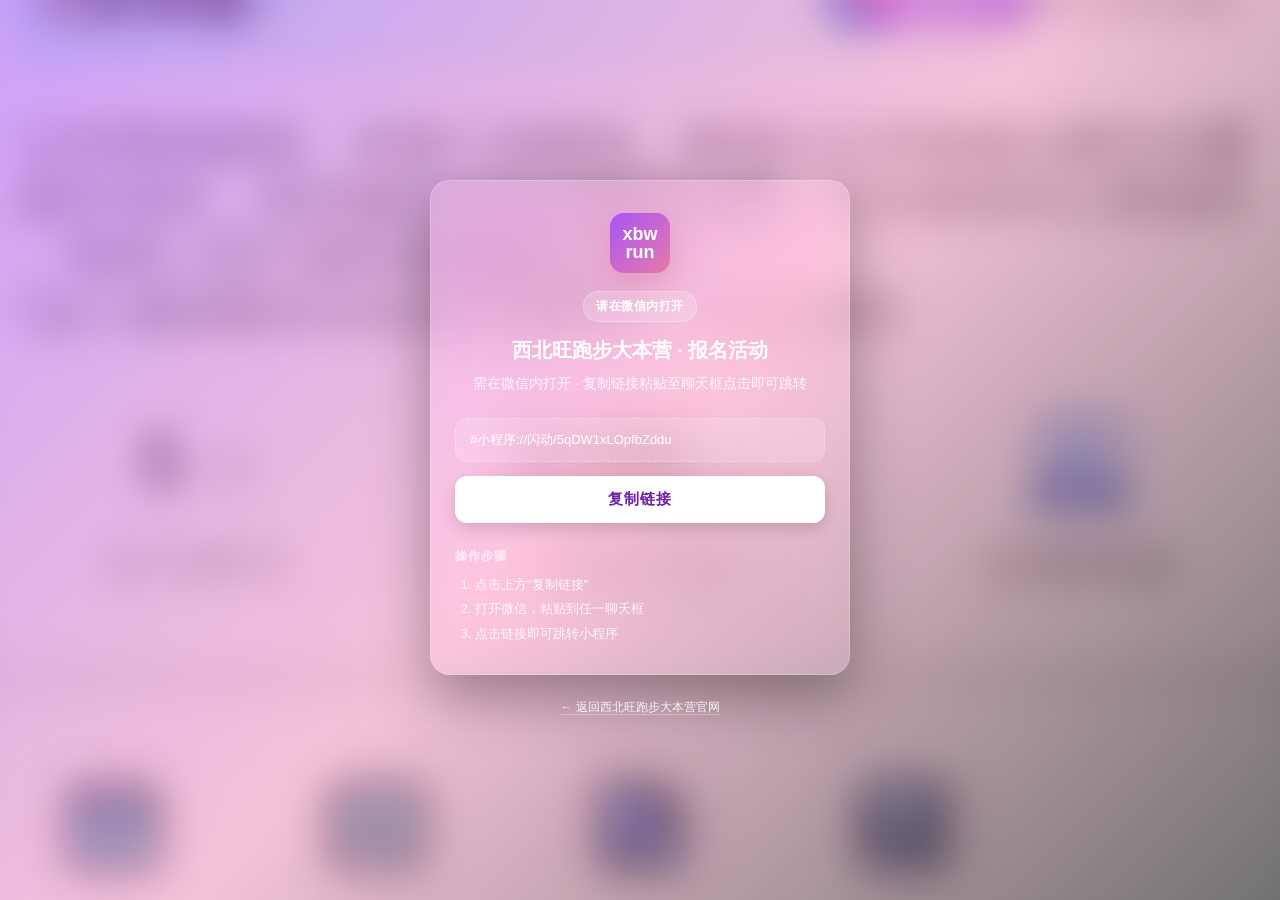
<file: xcx.html>
<!DOCTYPE html>
<html lang="zh-CN">
<head>
  <meta charset="UTF-8" />
  <meta name="viewport" content="width=device-width, initial-scale=1.0, user-scalable=no" />
  <meta name="robots" content="noindex, nofollow" />
  <title>请在微信内打开 · 西北旺跑步大本营</title>
  <link rel="icon" type="image/svg+xml" href="data:image/svg+xml,%3Csvg xmlns='http://www.w3.org/2000/svg' viewBox='0 0 64 64'%3E%3Cdefs%3E%3ClinearGradient id='g' x1='0' y1='0' x2='1' y2='1'%3E%3Cstop offset='0' stop-color='%23A855F7'/%3E%3Cstop offset='1' stop-color='%23E879A8'/%3E%3C/linearGradient%3E%3C/defs%3E%3Crect width='64' height='64' rx='14' fill='url(%23g)'/%3E%3Ctext font-family='Arial,Helvetica,sans-serif' font-size='22' font-weight='800' fill='%23fff' text-anchor='middle'%3E%3Ctspan x='32' y='30'%3Exbw%3C/tspan%3E%3Ctspan x='32' y='52'%3Erun%3C/tspan%3E%3C/text%3E%3C/svg%3E" />
  <style>
    * { box-sizing: border-box; margin: 0; padding: 0; }
    html, body {
      width: 100%; min-height: 100vh;
      font-family: -apple-system, "PingFang SC", "Noto Sans SC", "Microsoft YaHei", sans-serif;
      color: #fff; overflow-x: hidden;
    }
    /* 背景图片 + 高斯模糊 */
    .bg {
      position: fixed; inset: 0;
      background: url('assets/xiaochengxu.jpg') center / cover no-repeat;
      filter: blur(18px) saturate(1.1);
      transform: scale(1.1);
      z-index: 0;
    }
    /* 渐变蒙版：增强文字可读性 */
    .mask {
      position: fixed; inset: 0;
      background: linear-gradient(
        135deg,
        rgba(168, 85, 247, 0.55) 0%,
        rgba(232, 121, 168, 0.45) 50%,
        rgba(0, 0, 0, 0.55) 100%
      );
      z-index: 1;
    }
    /* 内容容器 */
    .wrap {
      position: relative; z-index: 2;
      min-height: 100vh;
      display: flex; flex-direction: column; align-items: center; justify-content: center;
      padding: 24px 20px;
      gap: 24px;
    }
    .card {
      width: 100%; max-width: 420px;
      padding: 32px 24px 28px;
      background: rgba(255, 255, 255, 0.12);
      backdrop-filter: blur(24px) saturate(1.3);
      -webkit-backdrop-filter: blur(24px) saturate(1.3);
      border: 1px solid rgba(255, 255, 255, 0.22);
      border-radius: 20px;
      box-shadow: 0 20px 60px rgba(0, 0, 0, 0.35);
      text-align: center;
    }
    .logo {
      width: 60px; height: 60px; margin: 0 auto 18px;
      border-radius: 14px;
      background: linear-gradient(135deg, #A855F7, #E879A8);
      color: #fff; font-weight: 800;
      display: flex; align-items: center; justify-content: center;
      font-size: 18px; line-height: 1.05;
      box-shadow: 0 10px 24px rgba(232, 121, 168, 0.4);
    }
    .title {
      font-size: 20px; font-weight: 700; line-height: 1.4;
      margin-bottom: 8px;
    }
    .sub {
      font-size: 14px; line-height: 1.7;
      color: rgba(255, 255, 255, 0.9);
      margin-bottom: 22px;
    }
    .tip {
      display: inline-block;
      font-size: 12px; font-weight: 600; letter-spacing: 0.5px;
      color: #fff;
      background: rgba(255, 255, 255, 0.18);
      border: 1px solid rgba(255, 255, 255, 0.28);
      padding: 6px 12px; border-radius: 999px;
      margin-bottom: 14px;
    }
    .link-box {
      display: flex; align-items: center; gap: 8px;
      padding: 12px 14px;
      background: rgba(255, 255, 255, 0.16);
      border: 1px dashed rgba(255, 255, 255, 0.35);
      border-radius: 12px;
      font-size: 13px; text-align: left;
      word-break: break-all;
      margin-bottom: 14px;
    }
    .link-text { flex: 1; min-width: 0; color: #fff; font-weight: 500; }
    .copy-btn {
      width: 100%;
      padding: 14px 16px;
      font-size: 15px; font-weight: 700; letter-spacing: 1px;
      color: #6B21A8;
      background: #fff;
      border: none; border-radius: 12px;
      cursor: pointer;
      transition: transform 0.15s ease, box-shadow 0.15s ease;
      box-shadow: 0 6px 16px rgba(0, 0, 0, 0.15);
    }
    .copy-btn:active { transform: scale(0.98); }
    .copy-btn.ok {
      background: linear-gradient(135deg, #A855F7, #E879A8);
      color: #fff;
    }
    .steps {
      margin-top: 22px;
      text-align: left;
      font-size: 13px; line-height: 1.85;
      color: rgba(255, 255, 255, 0.88);
    }
    .steps-title {
      font-size: 12px; font-weight: 700; letter-spacing: 1px;
      color: rgba(255, 255, 255, 0.7);
      margin-bottom: 6px;
    }
    .steps ol { padding-left: 20px; }
    .footer {
      position: relative; z-index: 2;
      font-size: 12px; color: rgba(255, 255, 255, 0.7);
      text-align: center; padding-bottom: 4px;
    }
    .footer a { color: rgba(255,255,255,0.9); text-decoration: none; border-bottom: 1px solid rgba(255,255,255,0.3); }
  </style>
</head>
<body>
  <div class="bg"></div>
  <div class="mask"></div>
  <div class="wrap">
    <div class="card">
      <div class="logo">xbw<br>run</div>
      <div class="tip">请在微信内打开</div>
      <div class="title">西北旺跑步大本营 · 报名活动</div>
      <div class="sub">需在微信内打开 · 复制链接粘贴至聊天框点击即可跳转</div>

      <div class="link-box">
        <span class="link-text" id="linkText">#小程序://闪动/5qDW1xLOpfbZddu</span>
      </div>
      <button type="button" class="copy-btn" id="copyBtn">复制链接</button>

      <div class="steps">
        <div class="steps-title">操作步骤</div>
        <ol>
          <li>点击上方"复制链接"</li>
          <li>打开微信，粘贴到任一聊天框</li>
          <li>点击链接即可跳转小程序</li>
        </ol>
      </div>
    </div>
    <div class="footer">
      <a href="index.html">← 返回西北旺跑步大本营官网</a>
    </div>
  </div>

  <script>
    (function () {
      var LINK = '#小程序://闪动/5qDW1xLOpfbZddu';
      var btn = document.getElementById('copyBtn');
      btn.addEventListener('click', function () {
        var ok = false;
        try {
          if (navigator.clipboard && navigator.clipboard.writeText) {
            navigator.clipboard.writeText(LINK);
            ok = true;
          } else {
            var ta = document.createElement('textarea');
            ta.value = LINK; ta.style.position = 'fixed'; ta.style.opacity = '0';
            document.body.appendChild(ta); ta.select();
            ok = document.execCommand('copy');
            document.body.removeChild(ta);
          }
        } catch (e) { ok = false; }
        btn.textContent = ok ? '✓ 已复制，去微信粘贴' : '复制失败，请手动长按选择';
        btn.classList.add('ok');
        setTimeout(function () {
          btn.textContent = '复制链接';
          btn.classList.remove('ok');
        }, 2400);
      });
    })();
  </script>
</body>
</html>
</file>
